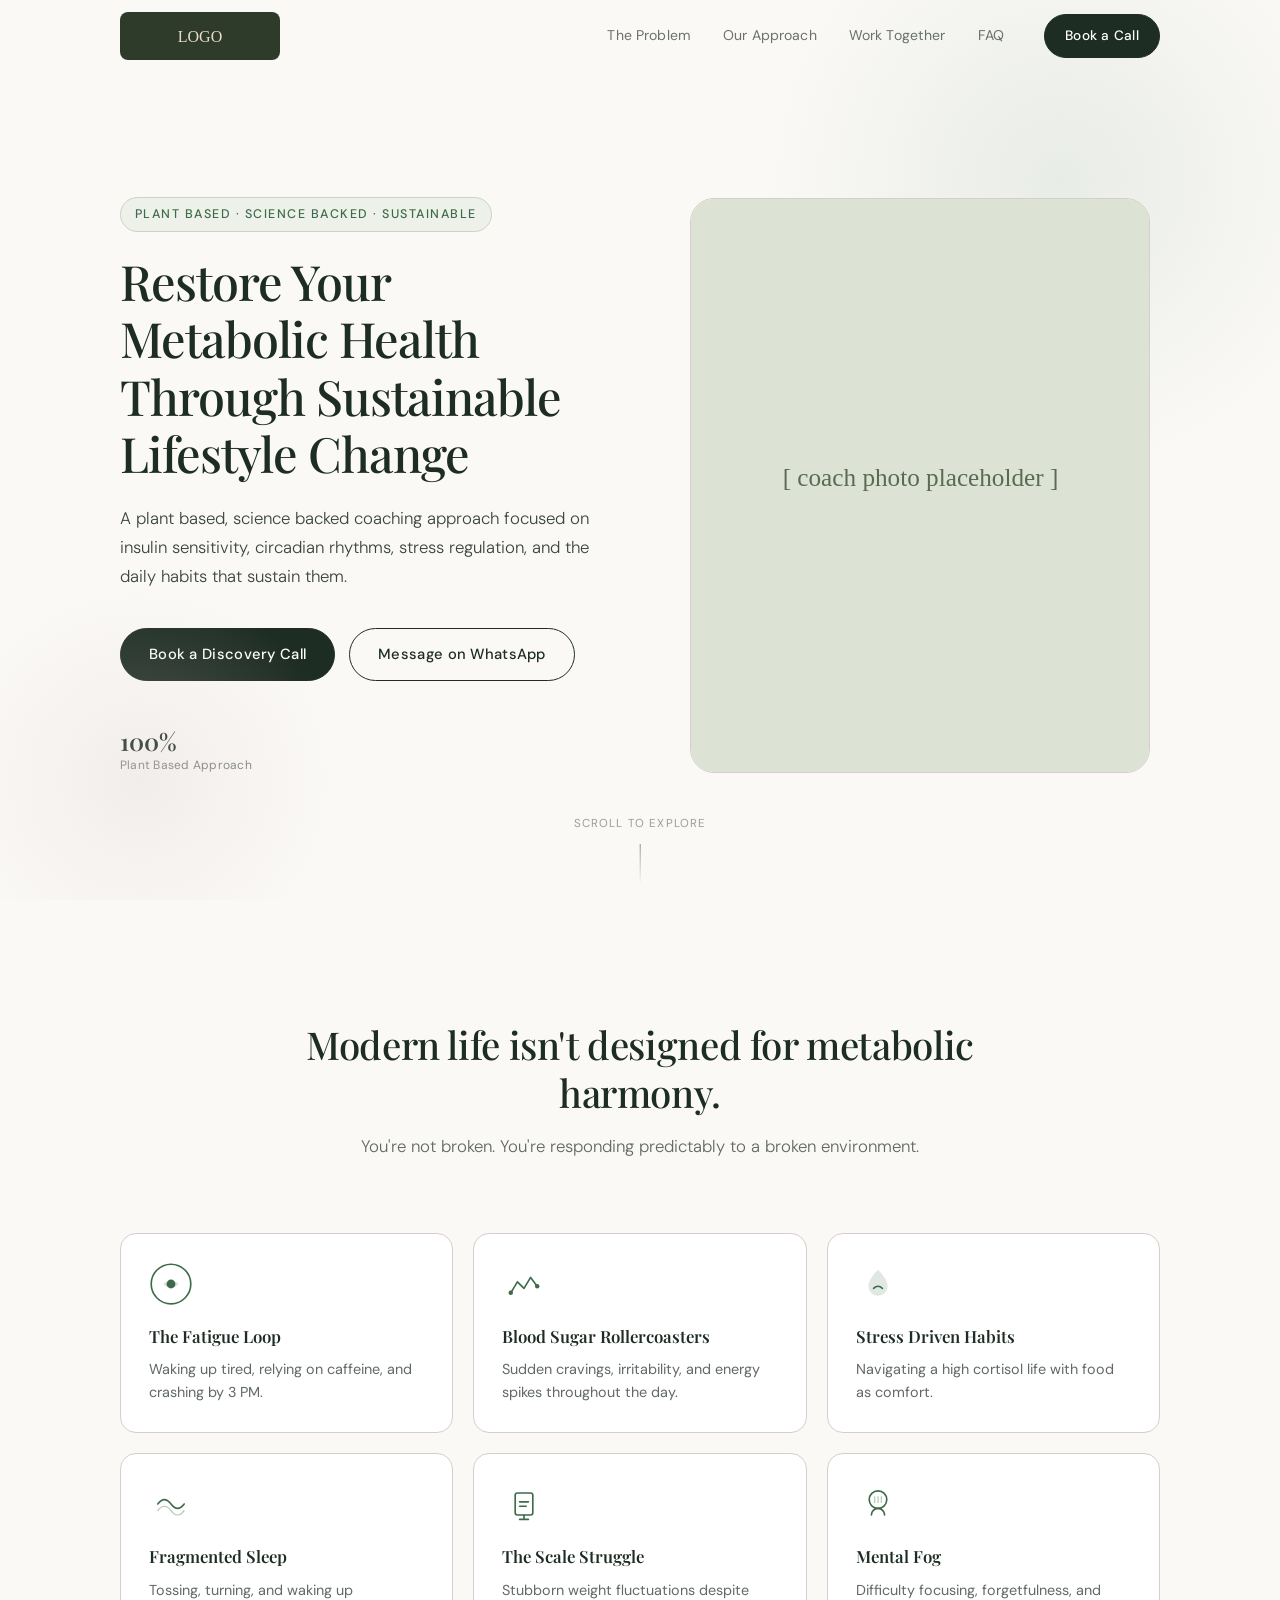
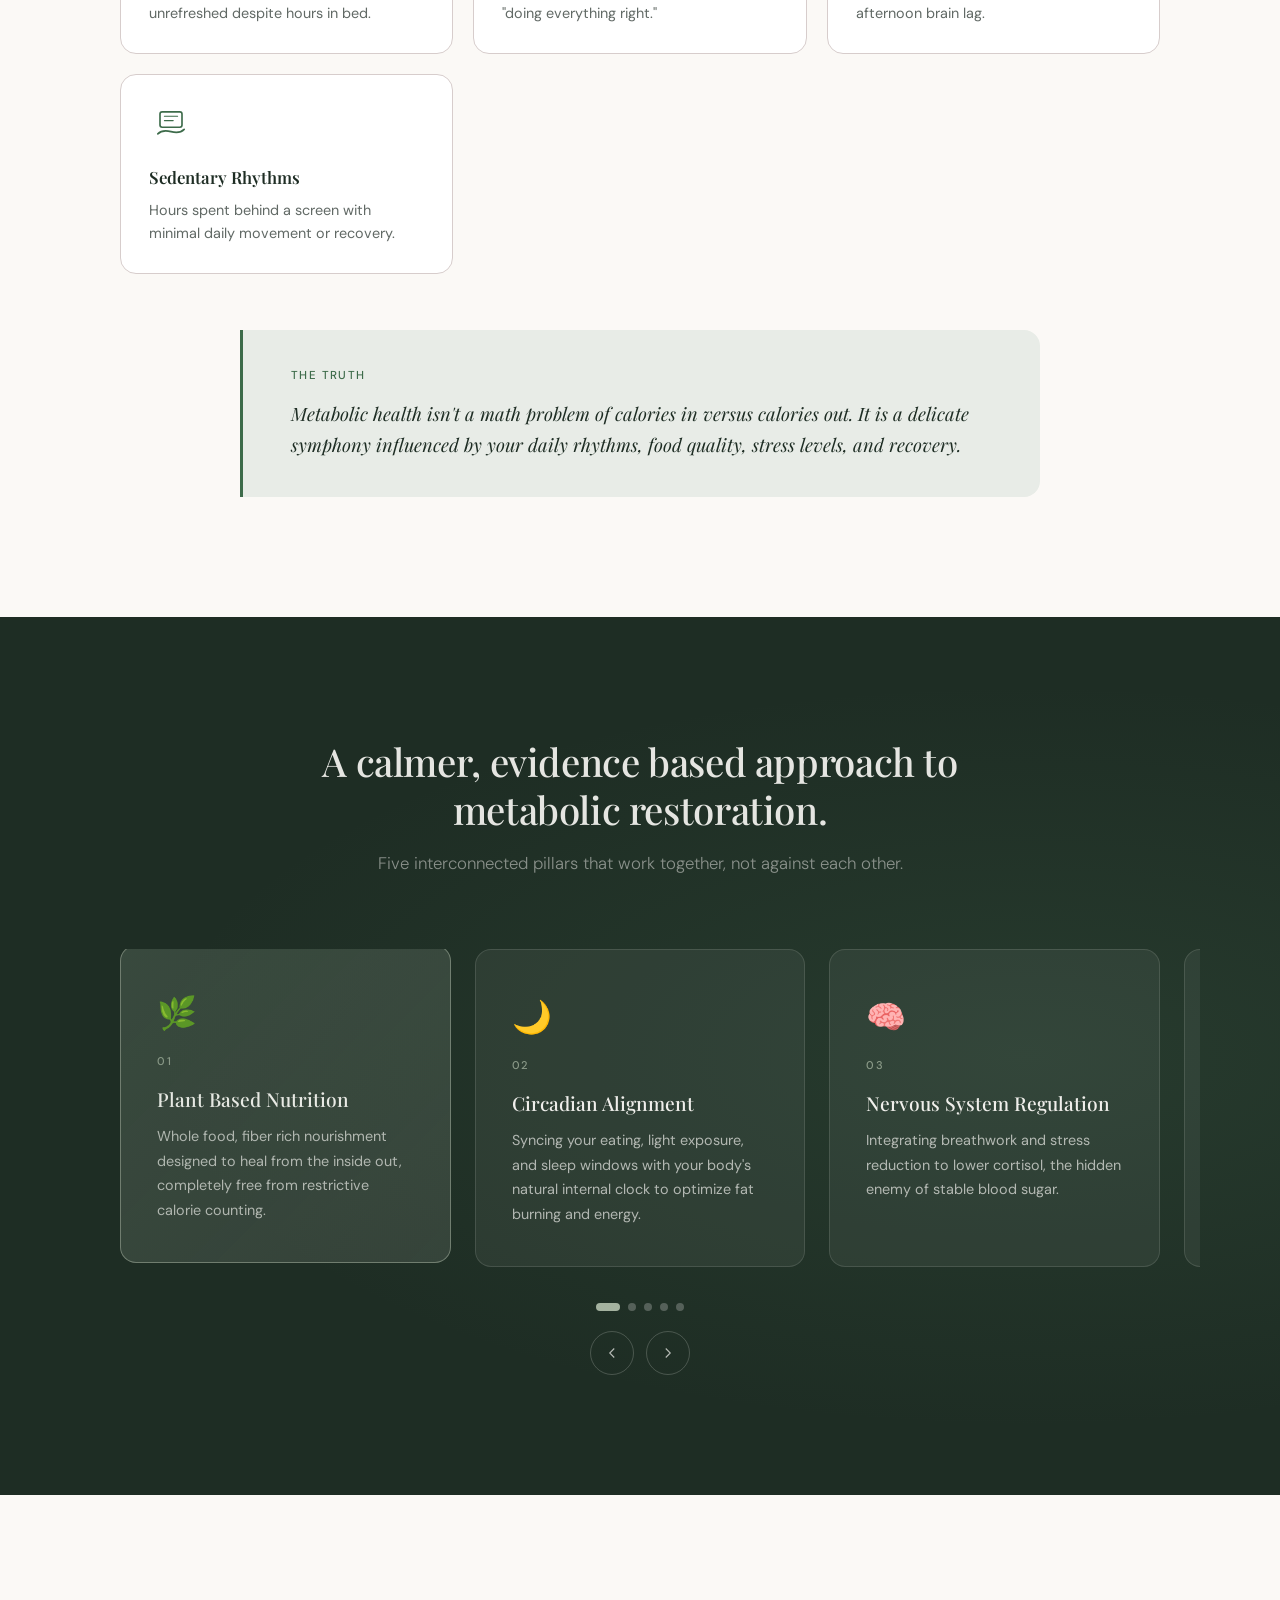
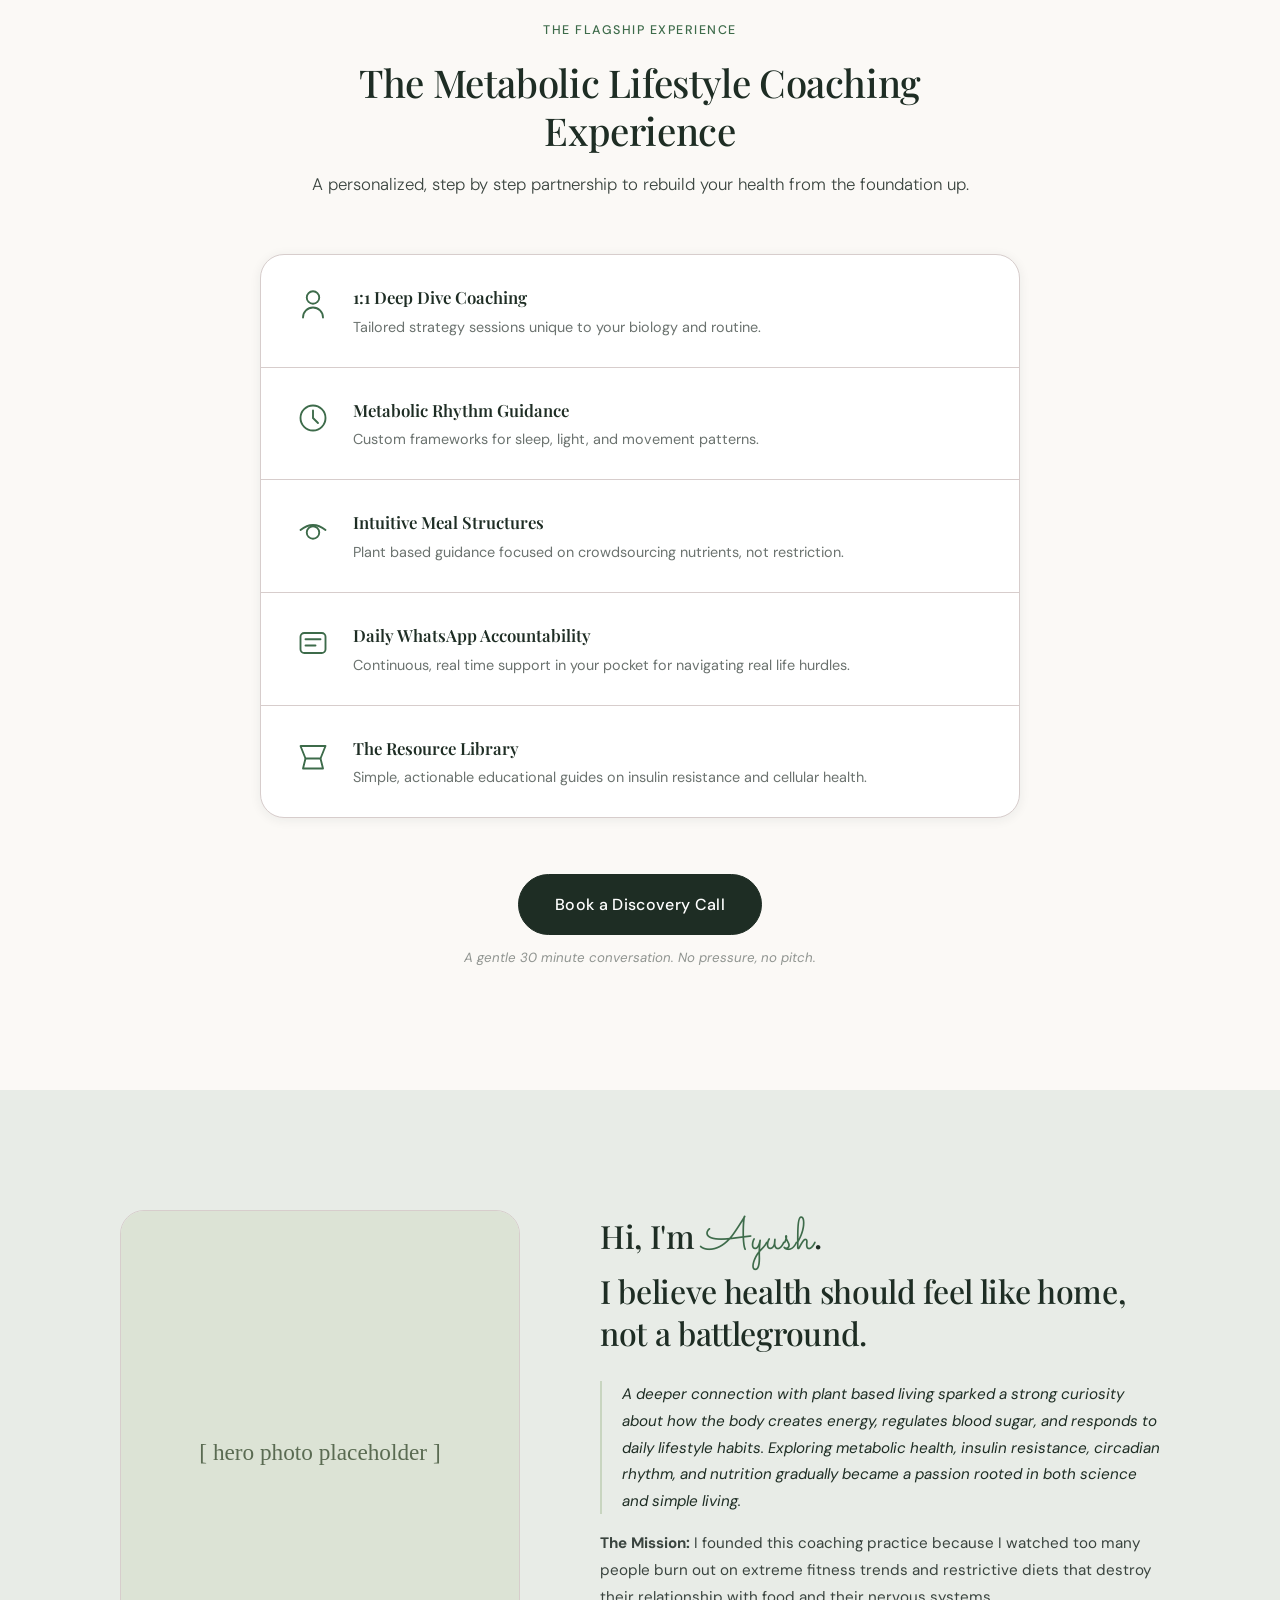
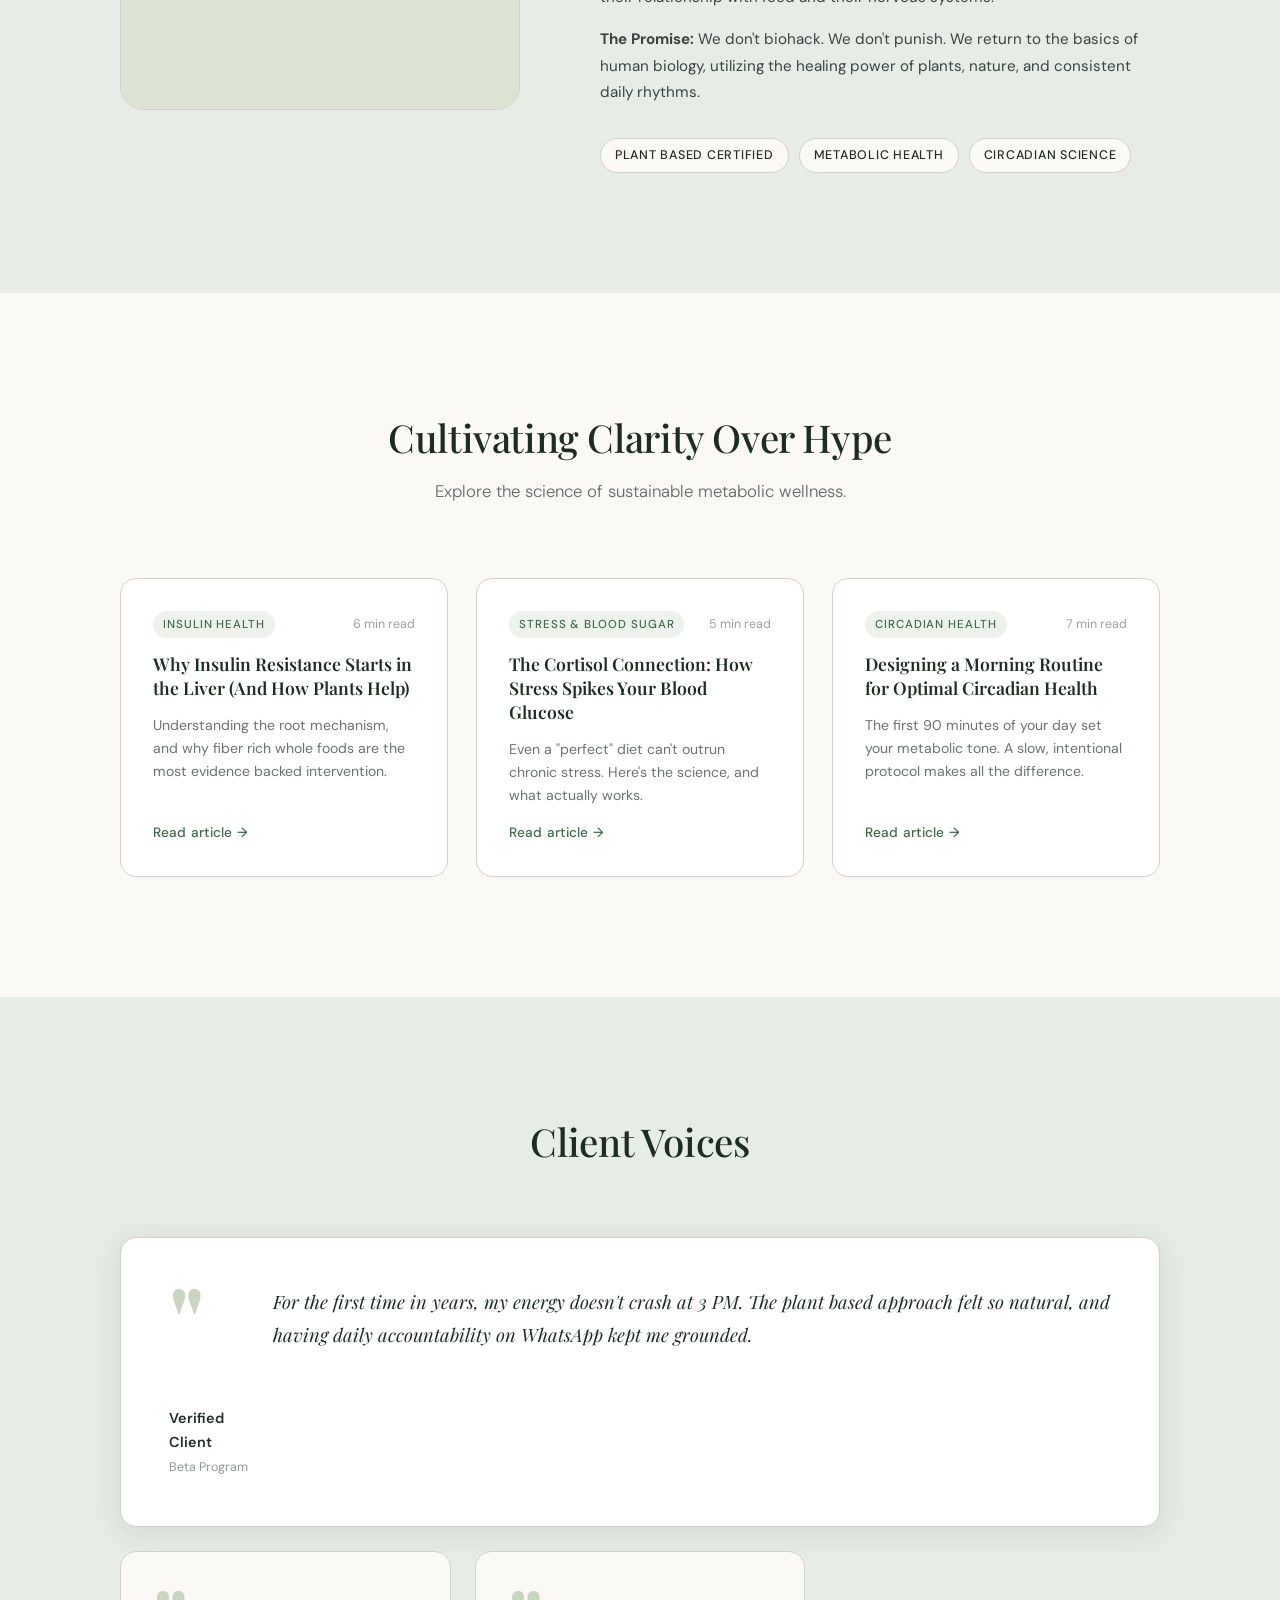
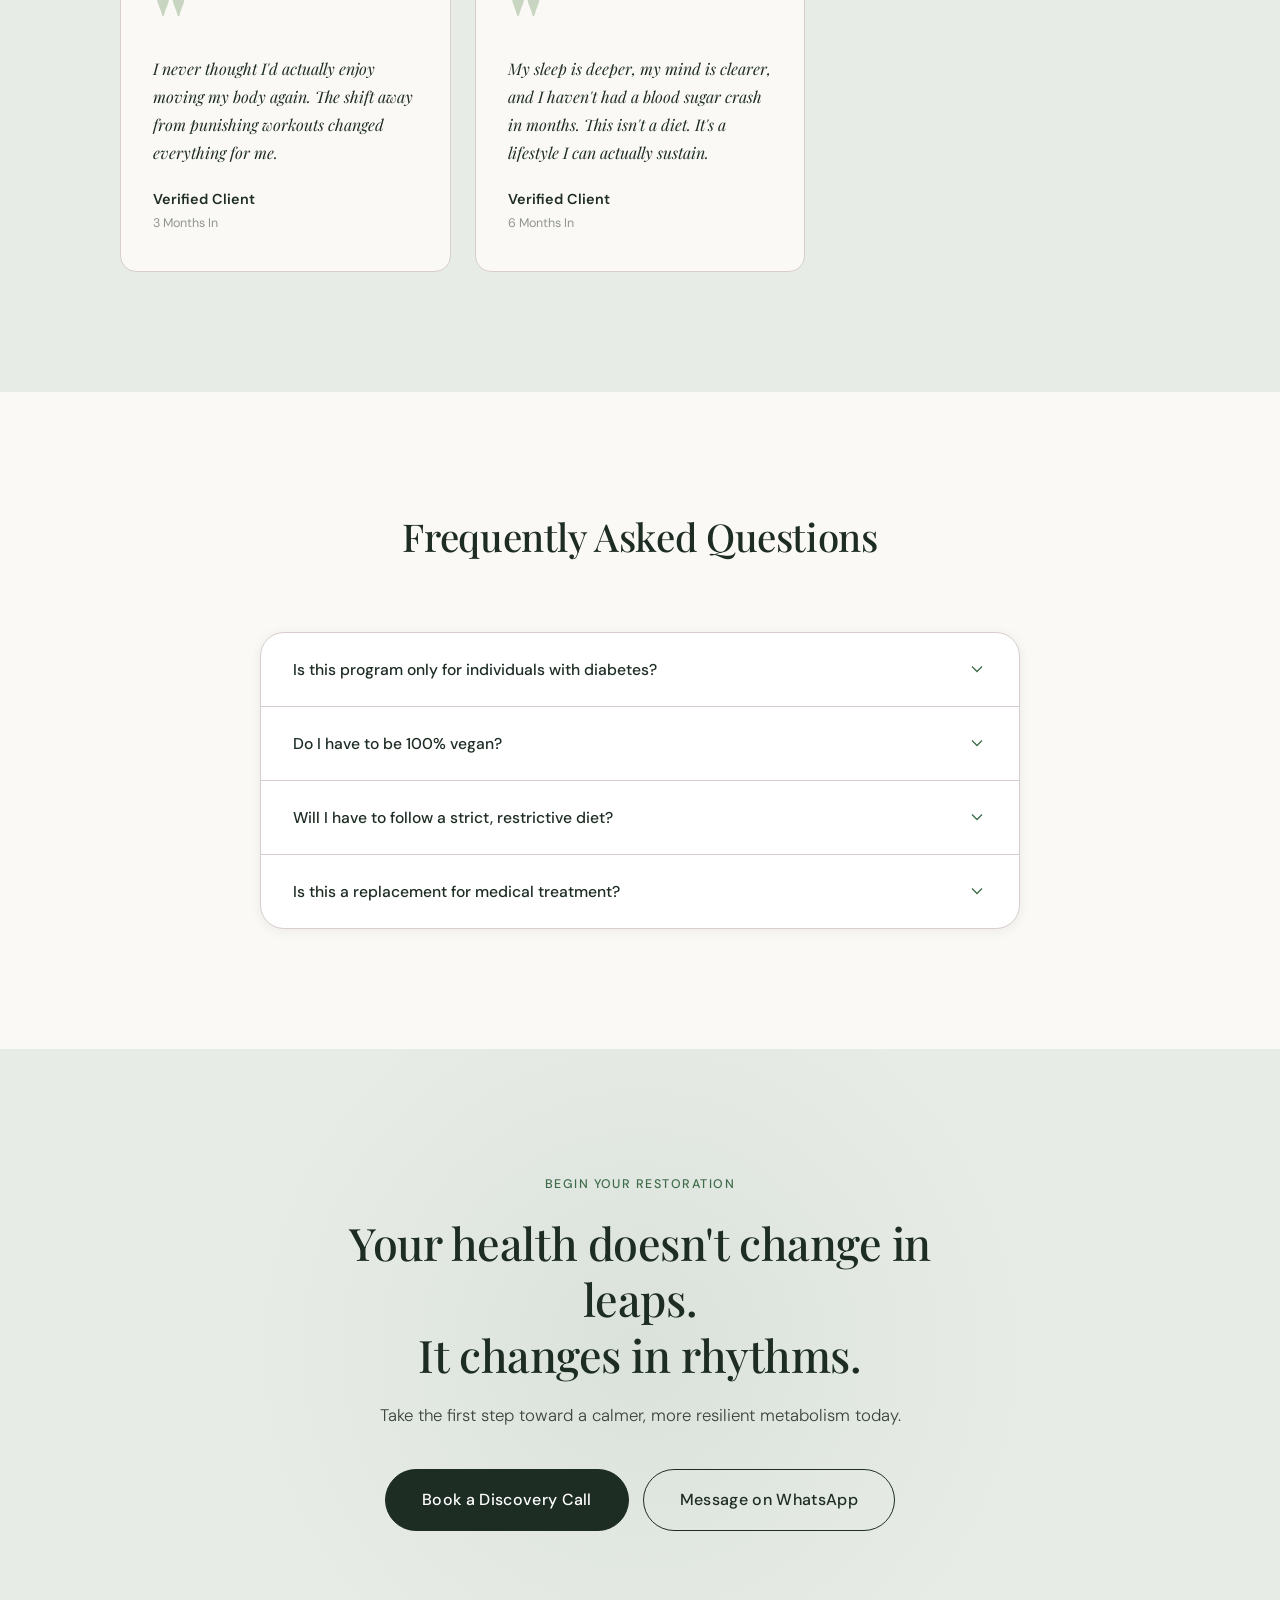
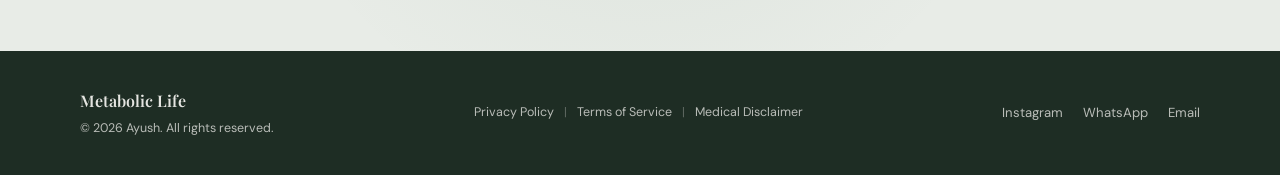
<file: index.html>
<!DOCTYPE html>
<html lang="en">
<head>
  <meta charset="UTF-8" />
  <meta name="viewport" content="width=device-width, initial-scale=1.0" />
  <title>Ayush | Diabetes Freedom Coach</title>
  <link rel="icon" type="image/png" href="assets/placeholder-logo.svg" />
  <link rel="preconnect" href="https://fonts.googleapis.com" />
  <link rel="preconnect" href="https://fonts.gstatic.com" crossorigin />
  <link href="https://fonts.googleapis.com/css2?family=Playfair+Display:ital,wght@0,400;0,500;0,600;0,700;1,400;1,500&family=DM+Sans:ital,opsz,wght@0,9..40,300;0,9..40,400;0,9..40,500;1,9..40,300&family=Sacramento&display=swap" rel="stylesheet" />
  <link rel="stylesheet" href="style.css" />
</head>
<body>

  <!-- NAV -->
  <nav class="nav" id="nav">
    <div class="nav__inner">
      <a href="#" class="nav__logo">
        <img src="assets/placeholder-logo.svg" alt="Ayush, Diabetes Freedom Coach" class="nav__logo-img" />
      </a>
      <div class="nav__links">
        <a href="#problem">The Problem</a>
        <a href="#philosophy">Our Approach</a>
        <a href="#offer">Work Together</a>
        <a href="#faq">FAQ</a>
      </div>
      <a href="https://example-coaching.com/book" target="_blank" class="btn btn--primary btn--sm">Book a Call</a>
    </div>
  </nav>

  <!-- SECTION 1: HERO -->
  <section class="hero" id="home">
    <div class="hero__grid">
      <div class="hero__content fade-up">
        <span class="hero__eyebrow">Plant Based · Science Backed · Sustainable</span>
        <h1 class="hero__headline">Restore Your Metabolic Health Through Sustainable Lifestyle Change</h1>
        <p class="hero__sub">A plant based, science backed coaching approach focused on insulin sensitivity, circadian rhythms, stress regulation, and the daily habits that sustain them.</p>
        <div class="hero__actions">
          <a href="https://example-coaching.com/book" target="_blank" class="btn btn--primary">Book a Discovery Call</a>
          <a href="https://wa.me/15550100100" class="btn btn--outline">Message on WhatsApp</a>
        </div>
        <div class="hero__trust">
          <div class="hero__trust-item">
            <span class="hero__trust-num">100%</span>
            <span class="hero__trust-label">Plant Based Approach</span>
          </div>
        </div>
      </div>
      <div class="hero__image-wrap fade-up fade-up--delay">
        <div class="hero__image-frame">
          <div class="hero__image-placeholder">
            <img src="assets/placeholder-about.svg" alt="Ayush" class="hero__photo" />
          </div>
        </div>
      </div>
    </div>
    <div class="hero__scroll-hint">
      <span>Scroll to explore</span>
      <div class="hero__scroll-line"></div>
    </div>
  </section>

  <!-- SECTION 2: THE PROBLEM -->
  <section class="problem" id="problem">
    <div class="container">
      <div class="section-header fade-up">
        <h2 class="section-title">Modern life isn't designed for metabolic harmony.</h2>
        <p class="section-sub">You're not broken. You're responding predictably to a broken environment.</p>
      </div>
      <div class="problem__grid fade-up">
        <div class="problem__card">
          <div class="problem__icon">
            <svg viewBox="0 0 40 40" fill="none"><circle cx="20" cy="20" r="18" stroke="currentColor" stroke-width="1.5"/><path d="M13 20 Q20 13 27 20 Q20 27 13 20Z" fill="currentColor" opacity="0.2"/><circle cx="20" cy="20" r="4" fill="currentColor"/></svg>
          </div>
          <h3>The Fatigue Loop</h3>
          <p>Waking up tired, relying on caffeine, and crashing by 3 PM.</p>
        </div>
        <div class="problem__card">
          <div class="problem__icon">
            <svg viewBox="0 0 40 40" fill="none"><path d="M8 28 L14 18 L20 24 L26 14 L32 22" stroke="currentColor" stroke-width="1.5" stroke-linecap="round" stroke-linejoin="round"/><circle cx="8" cy="28" r="2" fill="currentColor"/><circle cx="32" cy="22" r="2" fill="currentColor"/></svg>
          </div>
          <h3>Blood Sugar Rollercoasters</h3>
          <p>Sudden cravings, irritability, and energy spikes throughout the day.</p>
        </div>
        <div class="problem__card">
          <div class="problem__icon">
            <svg viewBox="0 0 40 40" fill="none"><path d="M20 8 C20 8 28 16 28 22 C28 26.4 24.4 30 20 30 C15.6 30 12 26.4 12 22 C12 16 20 8 20 8Z" stroke="currentColor" stroke-width="1.5" fill="currentColor" opacity="0.15"/><path d="M16 24 Q20 20 24 24" stroke="currentColor" stroke-width="1.5" stroke-linecap="round"/></svg>
          </div>
          <h3>Stress Driven Habits</h3>
          <p>Navigating a high cortisol life with food as comfort.</p>
        </div>
        <div class="problem__card">
          <div class="problem__icon">
            <svg viewBox="0 0 40 40" fill="none"><path d="M8 20 Q14 12 20 20 Q26 28 32 20" stroke="currentColor" stroke-width="1.5" stroke-linecap="round"/><path d="M8 26 Q14 18 20 26 Q26 34 32 26" stroke="currentColor" stroke-width="1" stroke-linecap="round" opacity="0.4"/></svg>
          </div>
          <h3>Fragmented Sleep</h3>
          <p>Tossing, turning, and waking up unrefreshed despite hours in bed.</p>
        </div>
        <div class="problem__card">
          <div class="problem__icon">
            <svg viewBox="0 0 40 40" fill="none"><rect x="12" y="10" width="16" height="20" rx="2" stroke="currentColor" stroke-width="1.5"/><path d="M16 18 L24 18 M16 22 L22 22" stroke="currentColor" stroke-width="1.5" stroke-linecap="round"/><path d="M20 30 L20 34 M16 34 L24 34" stroke="currentColor" stroke-width="1.5" stroke-linecap="round"/></svg>
          </div>
          <h3>The Scale Struggle</h3>
          <p>Stubborn weight fluctuations despite "doing everything right."</p>
        </div>
        <div class="problem__card">
          <div class="problem__icon">
            <svg viewBox="0 0 40 40" fill="none"><circle cx="20" cy="16" r="8" stroke="currentColor" stroke-width="1.5"/><path d="M14 30 C14 26.7 16.7 24 20 24 C23.3 24 26 26.7 26 30" stroke="currentColor" stroke-width="1.5" stroke-linecap="round"/><path d="M17 13 L17 19 M20 13 L20 19 M23 13 L23 19" stroke="currentColor" stroke-width="1" opacity="0.4"/></svg>
          </div>
          <h3>Mental Fog</h3>
          <p>Difficulty focusing, forgetfulness, and afternoon brain lag.</p>
        </div>
        <div class="problem__card">
          <div class="problem__icon">
            <svg viewBox="0 0 40 40" fill="none"><rect x="10" y="8" width="20" height="14" rx="2" stroke="currentColor" stroke-width="1.5"/><path d="M14 12 L26 12 M14 16 L22 16" stroke="currentColor" stroke-width="1" stroke-linecap="round"/><path d="M8 28 Q12 24 20 26 Q28 28 32 24" stroke="currentColor" stroke-width="1.5" stroke-linecap="round" fill="none"/></svg>
          </div>
          <h3>Sedentary Rhythms</h3>
          <p>Hours spent behind a screen with minimal daily movement or recovery.</p>
        </div>
      </div>
      <div class="problem__truth fade-up">
        <div class="problem__truth-inner">
          <span class="problem__truth-label">The Truth</span>
          <p>Metabolic health isn't a math problem of calories in versus calories out. It is a delicate symphony influenced by your daily rhythms, food quality, stress levels, and recovery.</p>
        </div>
      </div>
    </div>
  </section>

  <!-- SECTION 3: PHILOSOPHY PILLARS -->
  <section class="pillars" id="philosophy">
    <div class="container">
      <div class="section-header fade-up">
        <h2 class="section-title">A calmer, evidence based approach to metabolic restoration.</h2>
        <p class="section-sub">Five interconnected pillars that work together, not against each other.</p>
      </div>
      <div class="pillars__slider fade-up" id="pillarsSlider">
        <div class="pillars__track" id="pillarsTrack">
          <div class="pillars__card pillars__card--active">
            <div class="pillars__card-icon">🌿</div>
            <div class="pillars__card-num">01</div>
            <h3>Plant Based Nutrition</h3>
            <p>Whole food, fiber rich nourishment designed to heal from the inside out, completely free from restrictive calorie counting.</p>
          </div>
          <div class="pillars__card">
            <div class="pillars__card-icon">🌙</div>
            <div class="pillars__card-num">02</div>
            <h3>Circadian Alignment</h3>
            <p>Syncing your eating, light exposure, and sleep windows with your body's natural internal clock to optimize fat burning and energy.</p>
          </div>
          <div class="pillars__card">
            <div class="pillars__card-icon">🧠</div>
            <div class="pillars__card-num">03</div>
            <h3>Nervous System Regulation</h3>
            <p>Integrating breathwork and stress reduction to lower cortisol, the hidden enemy of stable blood sugar.</p>
          </div>
          <div class="pillars__card">
            <div class="pillars__card-icon">🚶</div>
            <div class="pillars__card-num">04</div>
            <h3>Sustainable Movement</h3>
            <p>Shifting away from grueling workouts toward joyful daily mobility, walking, and functional activity.</p>
          </div>
          <div class="pillars__card">
            <div class="pillars__card-icon">🔄</div>
            <div class="pillars__card-num">05</div>
            <h3>Lifestyle Consistency</h3>
            <p>Building tiny, frictionless daily habits that transform temporary fixes into permanent metabolic flexibility.</p>
          </div>
        </div>
      </div>
      <div class="pillars__dots" id="pillarsDots">
        <button class="pillars__dot pillars__dot--active" data-index="0"></button>
        <button class="pillars__dot" data-index="1"></button>
        <button class="pillars__dot" data-index="2"></button>
        <button class="pillars__dot" data-index="3"></button>
        <button class="pillars__dot" data-index="4"></button>
      </div>
      <div class="pillars__nav">
        <button class="pillars__btn" id="pillarsPrev" aria-label="Previous pillar">
          <svg viewBox="0 0 24 24" fill="none" stroke="currentColor" stroke-width="1.5"><path d="M15 18l-6-6 6-6"/></svg>
        </button>
        <button class="pillars__btn" id="pillarsNext" aria-label="Next pillar">
          <svg viewBox="0 0 24 24" fill="none" stroke="currentColor" stroke-width="1.5"><path d="M9 18l6-6-6-6"/></svg>
        </button>
      </div>
    </div>
  </section>

  <!-- SECTION 4: THE OFFER -->
  <section class="offer" id="offer">
    <div class="container">
      <div class="offer__wrap fade-up">
        <div class="offer__header">
          <span class="offer__eyebrow">The Flagship Experience</span>
          <h2 class="offer__title">The Metabolic Lifestyle Coaching Experience</h2>
          <p class="offer__sub">A personalized, step by step partnership to rebuild your health from the foundation up.</p>
        </div>
        <div class="offer__items">
          <div class="offer__item">
            <div class="offer__item-icon">
              <svg viewBox="0 0 32 32" fill="none"><circle cx="16" cy="10" r="5" stroke="currentColor" stroke-width="1.5"/><path d="M8 26C8 21.6 11.6 18 16 18C20.4 18 24 21.6 24 26" stroke="currentColor" stroke-width="1.5" stroke-linecap="round"/></svg>
            </div>
            <div>
              <h4>1:1 Deep Dive Coaching</h4>
              <p>Tailored strategy sessions unique to your biology and routine.</p>
            </div>
          </div>
          <div class="offer__item">
            <div class="offer__item-icon">
              <svg viewBox="0 0 32 32" fill="none"><circle cx="16" cy="16" r="10" stroke="currentColor" stroke-width="1.5"/><path d="M16 10 L16 16 L20 20" stroke="currentColor" stroke-width="1.5" stroke-linecap="round"/></svg>
            </div>
            <div>
              <h4>Metabolic Rhythm Guidance</h4>
              <p>Custom frameworks for sleep, light, and movement patterns.</p>
            </div>
          </div>
          <div class="offer__item">
            <div class="offer__item-icon">
              <svg viewBox="0 0 32 32" fill="none"><path d="M6 16 Q16 8 26 16" stroke="currentColor" stroke-width="1.5" stroke-linecap="round"/><circle cx="16" cy="18" r="5" stroke="currentColor" stroke-width="1.5"/></svg>
            </div>
            <div>
              <h4>Intuitive Meal Structures</h4>
              <p>Plant based guidance focused on crowdsourcing nutrients, not restriction.</p>
            </div>
          </div>
          <div class="offer__item">
            <div class="offer__item-icon">
              <svg viewBox="0 0 32 32" fill="none"><rect x="6" y="8" width="20" height="16" rx="3" stroke="currentColor" stroke-width="1.5"/><path d="M10 13 L22 13 M10 18 L18 18" stroke="currentColor" stroke-width="1.5" stroke-linecap="round"/></svg>
            </div>
            <div>
              <h4>Daily WhatsApp Accountability</h4>
              <p>Continuous, real time support in your pocket for navigating real life hurdles.</p>
            </div>
          </div>
          <div class="offer__item">
            <div class="offer__item-icon">
              <svg viewBox="0 0 32 32" fill="none"><path d="M6 8 L26 8 L22 18 L10 18 Z" stroke="currentColor" stroke-width="1.5" stroke-linejoin="round"/><path d="M10 18 L8 26 L24 26 L22 18" stroke="currentColor" stroke-width="1.5" stroke-linejoin="round"/></svg>
            </div>
            <div>
              <h4>The Resource Library</h4>
              <p>Simple, actionable educational guides on insulin resistance and cellular health.</p>
            </div>
          </div>
        </div>
        <div class="offer__cta">
          <a href="https://example-coaching.com/book" target="_blank" class="btn btn--primary btn--lg">Book a Discovery Call</a>
          <p class="offer__cta-note">A gentle 30 minute conversation. No pressure, no pitch.</p>
        </div>
      </div>
    </div>
  </section>

  <!-- SECTION 5: ABOUT -->
  <section class="about" id="about">
    <div class="container">
      <div class="about__grid fade-up">
        <div class="about__image-col">
          <div class="about__image-frame">
            <div class="about__image-placeholder">
              <img src="assets/placeholder-hero.svg" alt="About photo" class="about__photo" />
            </div>
          </div>
        </div>
        <div class="about__content-col">
          <h2>Hi, I'm <span class="about__name">Ayush</span>.<br/>I believe health should feel like home, not a battleground.</h2>
          <div class="about__body">
            <p class="about__hook">A deeper connection with plant based living sparked a strong curiosity about how the body creates energy, regulates blood sugar, and responds to daily lifestyle habits. Exploring metabolic health, insulin resistance, circadian rhythm, and nutrition gradually became a passion rooted in both science and simple living.</p>
            <p><strong>The Mission:</strong> I founded this coaching practice because I watched too many people burn out on extreme fitness trends and restrictive diets that destroy their relationship with food and their nervous systems.</p>
            <p><strong>The Promise:</strong> We don't biohack. We don't punish. We return to the basics of human biology, utilizing the healing power of plants, nature, and consistent daily rhythms.</p>
          </div>
          <div class="about__badges">
            <span>Plant Based Certified</span>
            <span>Metabolic Health</span>
            <span>Circadian Science</span>
          </div>
        </div>
      </div>
    </div>
  </section>

  <!-- SECTION 6: EDUCATIONAL INSIGHTS -->
  <section class="insights" id="insights">
    <div class="container">
      <div class="section-header fade-up">
        <h2 class="section-title">Cultivating Clarity Over Hype</h2>
        <p class="section-sub">Explore the science of sustainable metabolic wellness.</p>
      </div>
      <div class="insights__grid fade-up">
        <article class="insights__card">
          <div class="insights__card-meta">
            <span class="insights__tag">Insulin Health</span>
            <span class="insights__read">6 min read</span>
          </div>
          <h3>Why Insulin Resistance Starts in the Liver (And How Plants Help)</h3>
          <p>Understanding the root mechanism, and why fiber rich whole foods are the most evidence backed intervention.</p>
          <a href="article-insulin-resistance.html" class="insights__link">Read article →</a>
        </article>
        <article class="insights__card">
          <div class="insights__card-meta">
            <span class="insights__tag">Stress & Blood Sugar</span>
            <span class="insights__read">5 min read</span>
          </div>
          <h3>The Cortisol Connection: How Stress Spikes Your Blood Glucose</h3>
          <p>Even a "perfect" diet can't outrun chronic stress. Here's the science, and what actually works.</p>
          <a href="article-cortisol-blood-sugar.html" class="insights__link">Read article →</a>
        </article>
        <article class="insights__card">
          <div class="insights__card-meta">
            <span class="insights__tag">Circadian Health</span>
            <span class="insights__read">7 min read</span>
          </div>
          <h3>Designing a Morning Routine for Optimal Circadian Health</h3>
          <p>The first 90 minutes of your day set your metabolic tone. A slow, intentional protocol makes all the difference.</p>
          <a href="article-morning-routine.html" class="insights__link">Read article →</a>
        </article>
      </div>
    </div>
  </section>

  <!-- SECTION 7: TESTIMONIALS -->
  <section class="testimonials" id="testimonials">
    <div class="container">
      <div class="section-header fade-up">
        <h2 class="section-title">Client Voices</h2>
      </div>
      <div class="testimonials__grid fade-up">
        <blockquote class="testimonial__card testimonial__card--featured">
          <div class="testimonial__quote-mark">"</div>
          <p>For the first time in years, my energy doesn't crash at 3 PM. The plant based approach felt so natural, and having daily accountability on WhatsApp kept me grounded.</p>
          <footer>
            <strong>Verified Client</strong>
            <span>Beta Program</span>
          </footer>
        </blockquote>
        <blockquote class="testimonial__card">
          <div class="testimonial__quote-mark">"</div>
          <p>I never thought I'd actually enjoy moving my body again. The shift away from punishing workouts changed everything for me.</p>
          <footer>
            <strong>Verified Client</strong>
            <span>3 Months In</span>
          </footer>
        </blockquote>
        <blockquote class="testimonial__card">
          <div class="testimonial__quote-mark">"</div>
          <p>My sleep is deeper, my mind is clearer, and I haven't had a blood sugar crash in months. This isn't a diet. It's a lifestyle I can actually sustain.</p>
          <footer>
            <strong>Verified Client</strong>
            <span>6 Months In</span>
          </footer>
        </blockquote>
      </div>
    </div>
  </section>

  <!-- SECTION 8: FAQ -->
  <section class="faq" id="faq">
    <div class="container">
      <div class="section-header fade-up">
        <h2 class="section-title">Frequently Asked Questions</h2>
      </div>
      <div class="faq__list fade-up" id="faqList">
        <div class="faq__item">
          <button class="faq__question" aria-expanded="false">
            <span>Is this program only for individuals with diabetes?</span>
            <svg class="faq__chevron" viewBox="0 0 24 24" fill="none" stroke="currentColor" stroke-width="1.5"><path d="M6 9l6 6 6-6"/></svg>
          </button>
          <div class="faq__answer">
            <p>No. This is for anyone experiencing early signs of metabolic dysfunction, such as chronic fatigue, stubborn weight gain, brain fog, and blood sugar instability. We focus on prevention and optimization.</p>
          </div>
        </div>
        <div class="faq__item">
          <button class="faq__question" aria-expanded="false">
            <span>Do I have to be 100% vegan?</span>
            <svg class="faq__chevron" viewBox="0 0 24 24" fill="none" stroke="currentColor" stroke-width="1.5"><path d="M6 9l6 6 6-6"/></svg>
          </button>
          <div class="faq__answer">
            <p>Not necessarily. While my coaching is rooted heavily in the therapeutic benefits of a plant predominant, whole food lifestyle, we meet you exactly where you are to build a sustainable pattern that works for you.</p>
          </div>
        </div>
        <div class="faq__item">
          <button class="faq__question" aria-expanded="false">
            <span>Will I have to follow a strict, restrictive diet?</span>
            <svg class="faq__chevron" viewBox="0 0 24 24" fill="none" stroke="currentColor" stroke-width="1.5"><path d="M6 9l6 6 6-6"/></svg>
          </button>
          <div class="faq__answer">
            <p>Absolutely not. Restriction triggers stress, and stress disrupts metabolic health. We focus on crowding out ultra processed options by adding abundance, color, and fiber to your plate.</p>
          </div>
        </div>
        <div class="faq__item">
          <button class="faq__question" aria-expanded="false">
            <span>Is this a replacement for medical treatment?</span>
            <svg class="faq__chevron" viewBox="0 0 24 24" fill="none" stroke="currentColor" stroke-width="1.5"><path d="M6 9l6 6 6-6"/></svg>
          </button>
          <div class="faq__answer">
            <p>No. This coaching is lifestyle medicine designed to complement your primary healthcare. We focus on habits, environment, nutrition, and routines, not diagnosis or prescription.</p>
          </div>
        </div>
      </div>
    </div>
  </section>

  <!-- SECTION 9: FINAL CTA -->
  <section class="final-cta" id="contact">
    <div class="container">
      <div class="final-cta__inner fade-up">
        <span class="final-cta__eyebrow">Begin Your Restoration</span>
        <h2>Your health doesn't change in leaps.<br/>It changes in rhythms.</h2>
        <p>Take the first step toward a calmer, more resilient metabolism today.</p>
        <div class="final-cta__actions">
          <a href="https://example-coaching.com/book" target="_blank" class="btn btn--primary btn--lg">Book a Discovery Call</a>
          <a href="https://wa.me/15550100100" class="btn btn--outline btn--lg">Message on WhatsApp</a>
        </div>
      </div>
    </div>
  </section>

  <!-- SECTION 10: FOOTER -->
  <footer class="footer">
    <div class="footer__inner">
      <div class="footer__brand">
        <a href="#" class="footer__logo">Metabolic Life</a>
        <p>© 2026 Ayush. All rights reserved.</p>
      </div>
      <div class="footer__center">
        <a href="#">Privacy Policy</a>
        <span>|</span>
        <a href="#">Terms of Service</a>
        <span>|</span>
        <a href="#">Medical Disclaimer</a>
      </div>
      <div class="footer__social">
        <a href="https://instagram.com/example" target="_blank">Instagram</a>
        <a href="https://wa.me/15550100100" target="_blank">WhatsApp</a>
        <a href="mailto:hello@example-coaching.com">Email</a>
      </div>
    </div>
  </footer>

  <script src="script.js"></script>
</body>
</html>
</file>
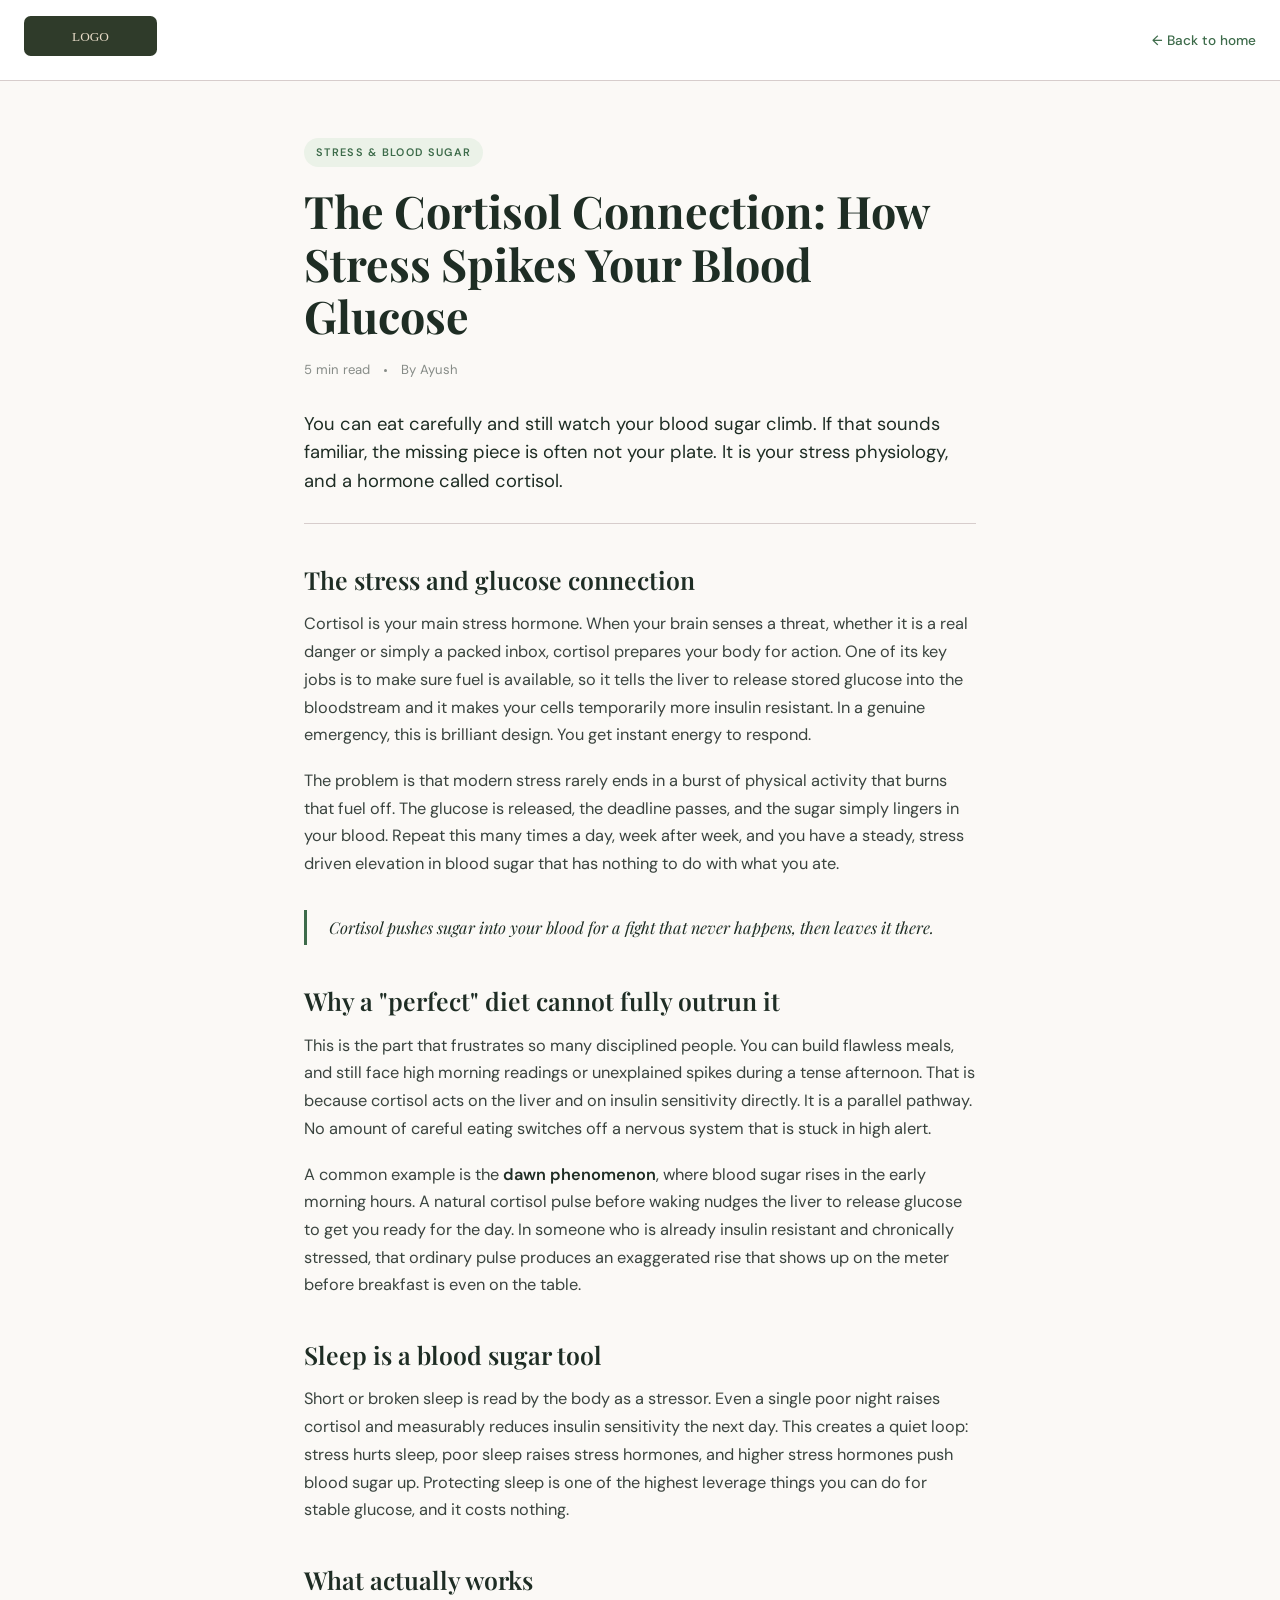
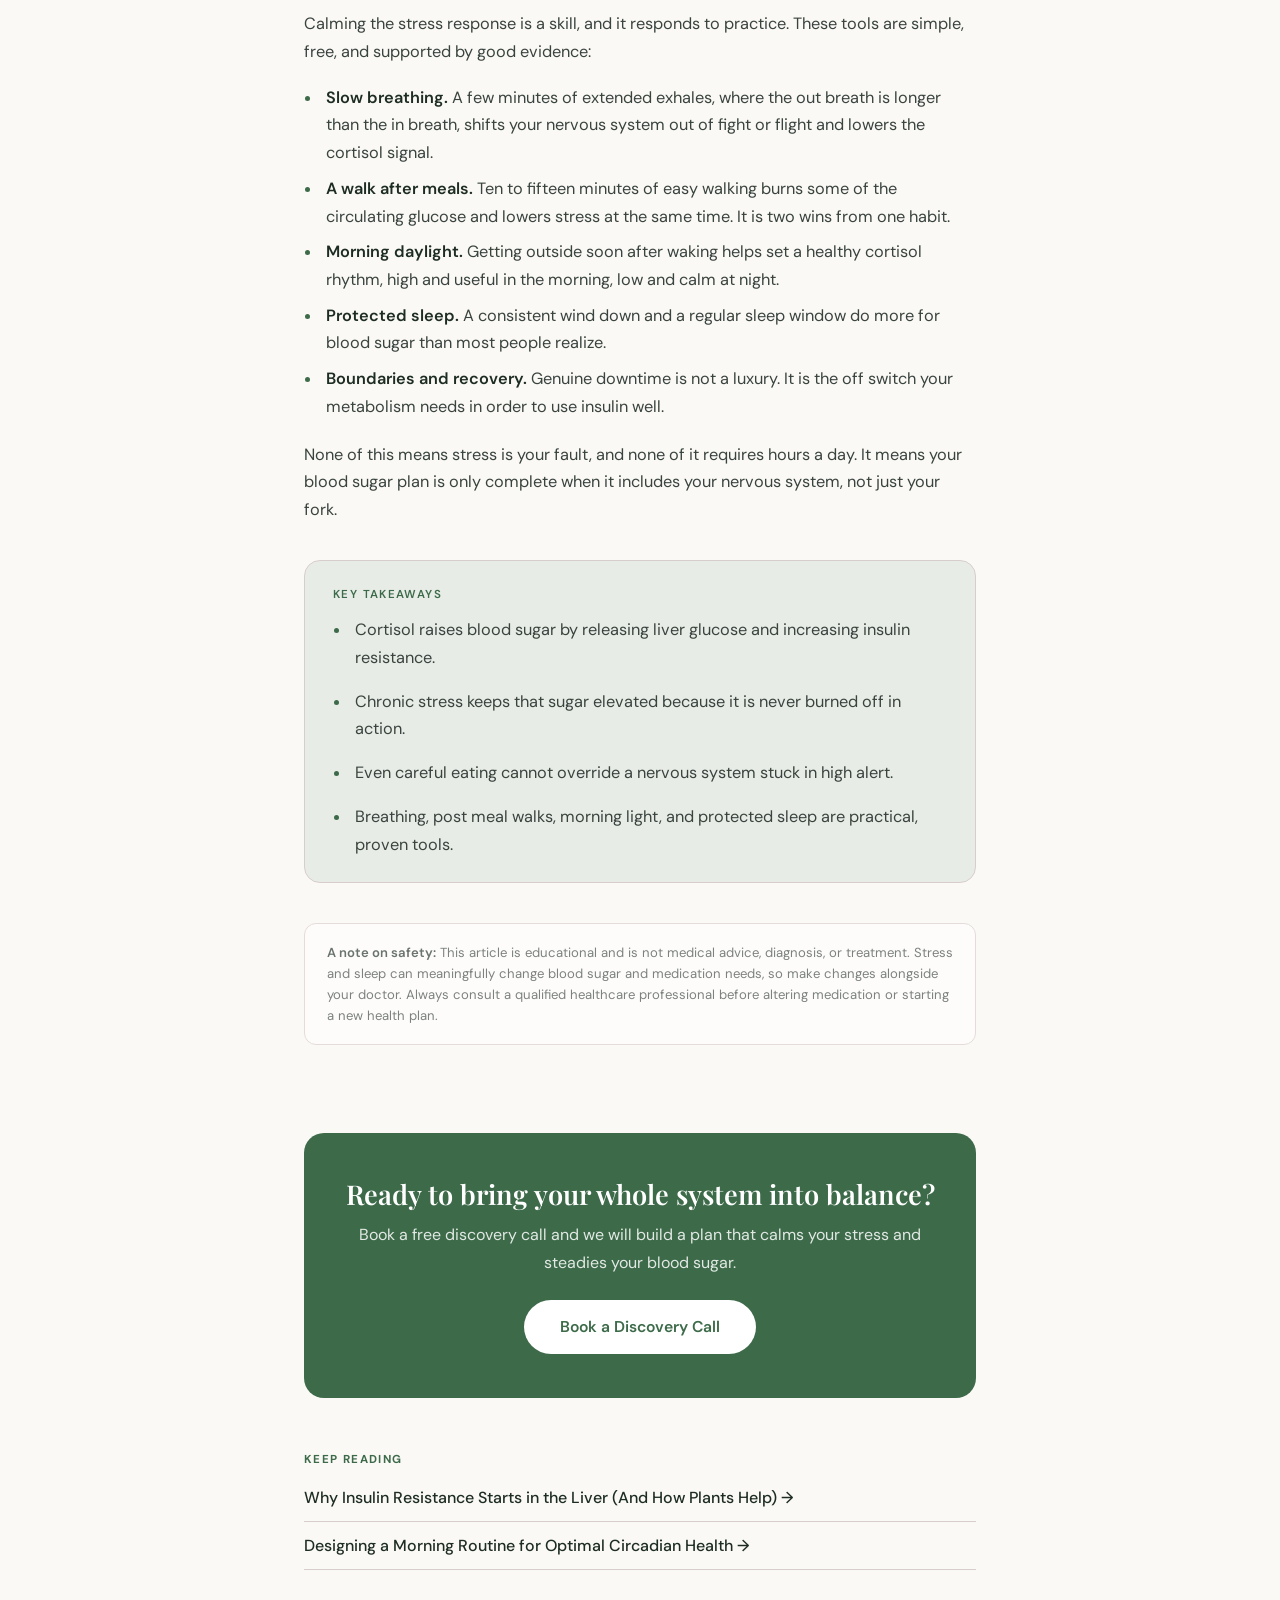
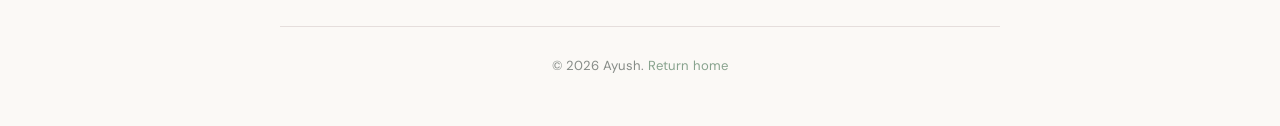
<file: article-cortisol-blood-sugar.html>
<!DOCTYPE html>
<html lang="en">
<head>
  <meta charset="UTF-8" />
  <meta name="viewport" content="width=device-width, initial-scale=1.0" />
  <title>The Cortisol Connection: How Stress Spikes Your Blood Glucose | Ayush</title>
  <meta name="description" content="Why chronic stress raises blood sugar through cortisol, why even a perfect diet cannot fully outrun it, and the nervous system tools that actually help." />
  <link rel="icon" type="image/png" href="assets/placeholder-logo.svg" />
  <link rel="preconnect" href="https://fonts.googleapis.com" />
  <link rel="preconnect" href="https://fonts.gstatic.com" crossorigin />
  <link href="https://fonts.googleapis.com/css2?family=Playfair+Display:ital,wght@0,400;0,500;0,600;0,700;1,400&family=DM+Sans:opsz,wght@9..40,300;9..40,400;9..40,500&display=swap" rel="stylesheet" />
  <link rel="stylesheet" href="article.css" />
</head>
<body>

<div class="top-bar">
  <a href="index.html"><img src="assets/placeholder-logo.svg" alt="Ayush, Diabetes Freedom Coach" /></a>
  <a href="index.html" class="home-link">← Back to home</a>
</div>

<article class="article">
  <span class="article__eyebrow">Stress &amp; Blood Sugar</span>
  <h1 class="article__title">The Cortisol Connection: How Stress Spikes Your Blood Glucose</h1>
  <div class="article__meta">
    <span>5 min read</span>
    <span class="dot"></span>
    <span>By Ayush</span>
  </div>

  <p class="article__dek">You can eat carefully and still watch your blood sugar climb. If that sounds familiar, the missing piece is often not your plate. It is your stress physiology, and a hormone called cortisol.</p>

  <div class="article__body">
    <h2>The stress and glucose connection</h2>
    <p>Cortisol is your main stress hormone. When your brain senses a threat, whether it is a real danger or simply a packed inbox, cortisol prepares your body for action. One of its key jobs is to make sure fuel is available, so it tells the liver to release stored glucose into the bloodstream and it makes your cells temporarily more insulin resistant. In a genuine emergency, this is brilliant design. You get instant energy to respond.</p>
    <p>The problem is that modern stress rarely ends in a burst of physical activity that burns that fuel off. The glucose is released, the deadline passes, and the sugar simply lingers in your blood. Repeat this many times a day, week after week, and you have a steady, stress driven elevation in blood sugar that has nothing to do with what you ate.</p>

    <p class="pullquote">Cortisol pushes sugar into your blood for a fight that never happens, then leaves it there.</p>

    <h2>Why a "perfect" diet cannot fully outrun it</h2>
    <p>This is the part that frustrates so many disciplined people. You can build flawless meals, and still face high morning readings or unexplained spikes during a tense afternoon. That is because cortisol acts on the liver and on insulin sensitivity directly. It is a parallel pathway. No amount of careful eating switches off a nervous system that is stuck in high alert.</p>
    <p>A common example is the <strong>dawn phenomenon</strong>, where blood sugar rises in the early morning hours. A natural cortisol pulse before waking nudges the liver to release glucose to get you ready for the day. In someone who is already insulin resistant and chronically stressed, that ordinary pulse produces an exaggerated rise that shows up on the meter before breakfast is even on the table.</p>

    <h2>Sleep is a blood sugar tool</h2>
    <p>Short or broken sleep is read by the body as a stressor. Even a single poor night raises cortisol and measurably reduces insulin sensitivity the next day. This creates a quiet loop: stress hurts sleep, poor sleep raises stress hormones, and higher stress hormones push blood sugar up. Protecting sleep is one of the highest leverage things you can do for stable glucose, and it costs nothing.</p>

    <h2>What actually works</h2>
    <p>Calming the stress response is a skill, and it responds to practice. These tools are simple, free, and supported by good evidence:</p>
    <ul>
      <li><strong>Slow breathing.</strong> A few minutes of extended exhales, where the out breath is longer than the in breath, shifts your nervous system out of fight or flight and lowers the cortisol signal.</li>
      <li><strong>A walk after meals.</strong> Ten to fifteen minutes of easy walking burns some of the circulating glucose and lowers stress at the same time. It is two wins from one habit.</li>
      <li><strong>Morning daylight.</strong> Getting outside soon after waking helps set a healthy cortisol rhythm, high and useful in the morning, low and calm at night.</li>
      <li><strong>Protected sleep.</strong> A consistent wind down and a regular sleep window do more for blood sugar than most people realize.</li>
      <li><strong>Boundaries and recovery.</strong> Genuine downtime is not a luxury. It is the off switch your metabolism needs in order to use insulin well.</li>
    </ul>
    <p>None of this means stress is your fault, and none of it requires hours a day. It means your blood sugar plan is only complete when it includes your nervous system, not just your fork.</p>

    <div class="takeaways">
      <h3>Key takeaways</h3>
      <ul>
        <li>Cortisol raises blood sugar by releasing liver glucose and increasing insulin resistance.</li>
        <li>Chronic stress keeps that sugar elevated because it is never burned off in action.</li>
        <li>Even careful eating cannot override a nervous system stuck in high alert.</li>
        <li>Breathing, post meal walks, morning light, and protected sleep are practical, proven tools.</li>
      </ul>
    </div>

    <div class="disclaimer">
      <strong>A note on safety:</strong> This article is educational and is not medical advice, diagnosis, or treatment. Stress and sleep can meaningfully change blood sugar and medication needs, so make changes alongside your doctor. Always consult a qualified healthcare professional before altering medication or starting a new health plan.
    </div>
  </div>
</article>

<section class="article-cta">
  <div class="article-cta__inner">
    <h2>Ready to bring your whole system into balance?</h2>
    <p>Book a free discovery call and we will build a plan that calms your stress and steadies your blood sugar.</p>
    <a href="register.html" class="article-cta__btn">Book a Discovery Call</a>
  </div>
</section>

<section class="more">
  <h3>Keep reading</h3>
  <div class="more__links">
    <a href="article-insulin-resistance.html">Why Insulin Resistance Starts in the Liver (And How Plants Help) →</a>
    <a href="article-morning-routine.html">Designing a Morning Routine for Optimal Circadian Health →</a>
  </div>
</section>

<footer class="article-footer">
  © 2026 Ayush. <a href="index.html">Return home</a>
</footer>

</body>
</html>
</file>
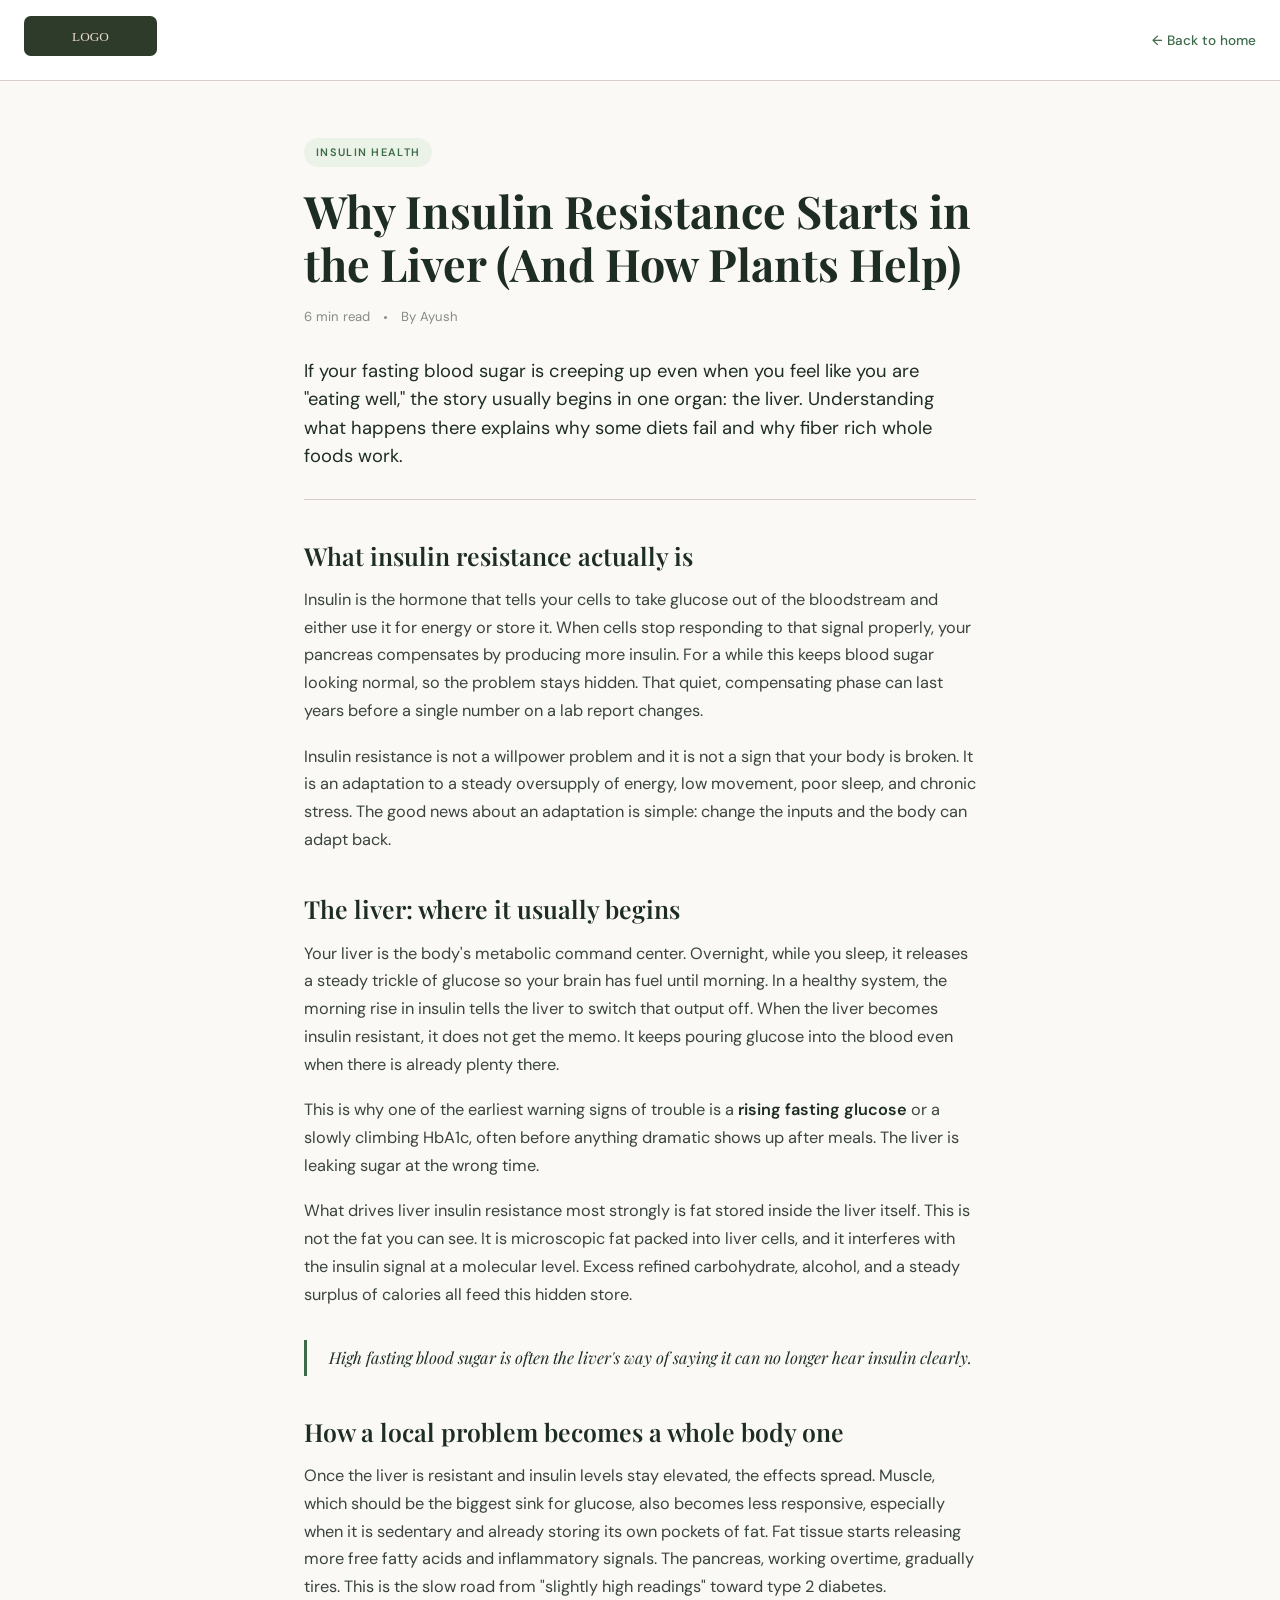
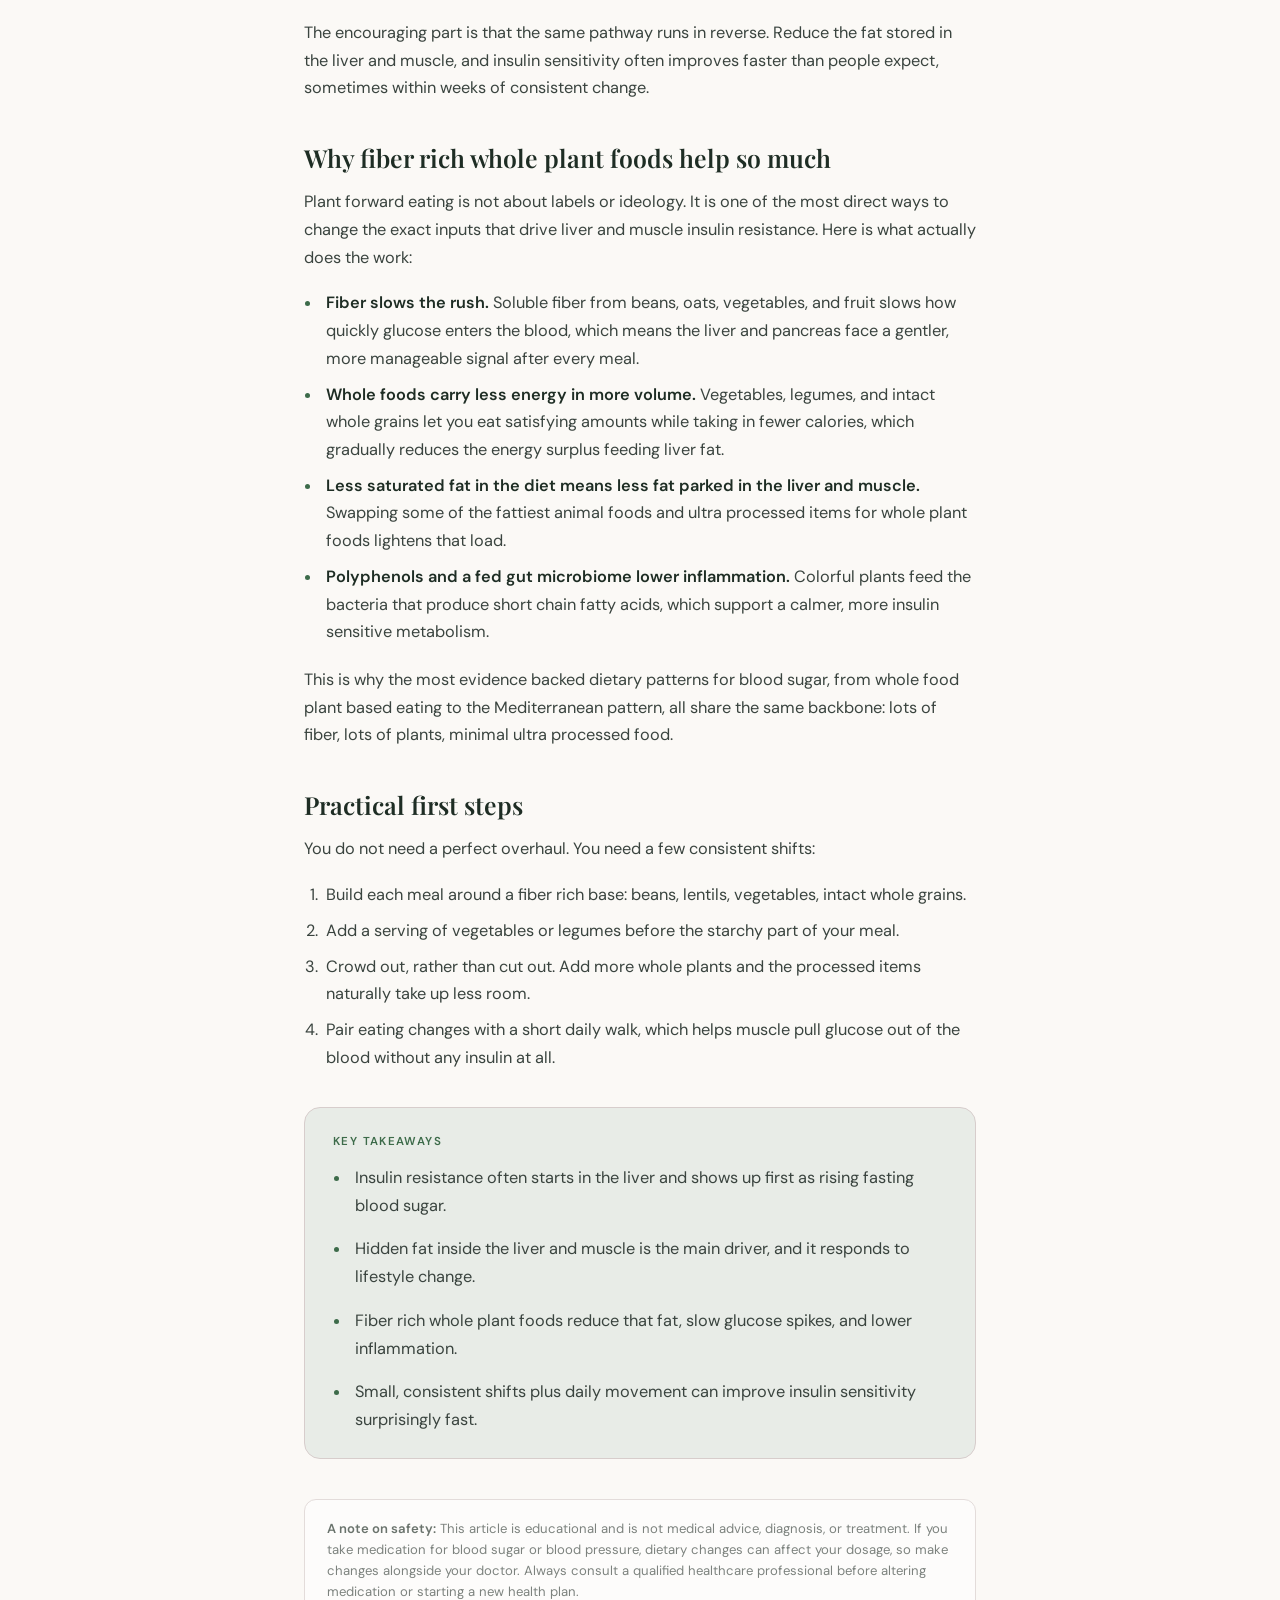
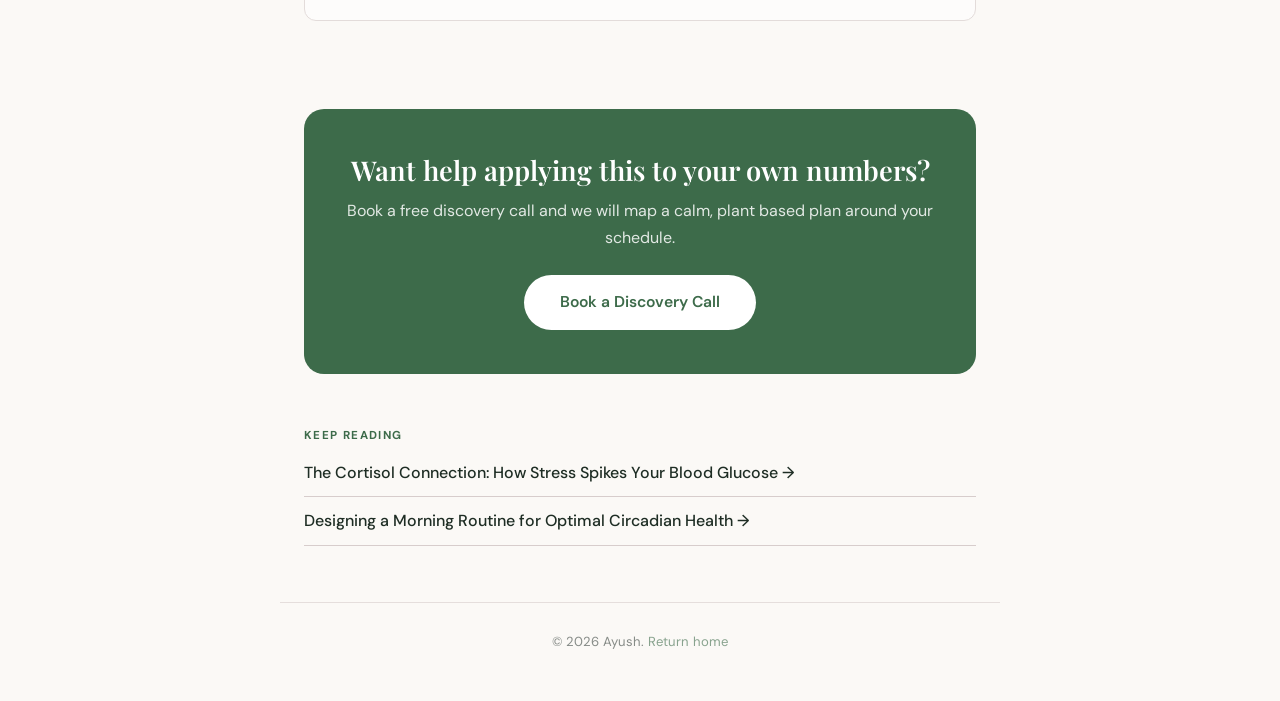
<file: article-insulin-resistance.html>
<!DOCTYPE html>
<html lang="en">
<head>
  <meta charset="UTF-8" />
  <meta name="viewport" content="width=device-width, initial-scale=1.0" />
  <title>Why Insulin Resistance Starts in the Liver | Ayush</title>
  <meta name="description" content="How insulin resistance begins in the liver, why it drives high fasting blood sugar, and why fiber rich whole plant foods are one of the most evidence backed ways to reverse it." />
  <link rel="icon" type="image/png" href="assets/placeholder-logo.svg" />
  <link rel="preconnect" href="https://fonts.googleapis.com" />
  <link rel="preconnect" href="https://fonts.gstatic.com" crossorigin />
  <link href="https://fonts.googleapis.com/css2?family=Playfair+Display:ital,wght@0,400;0,500;0,600;0,700;1,400&family=DM+Sans:opsz,wght@9..40,300;9..40,400;9..40,500&display=swap" rel="stylesheet" />
  <link rel="stylesheet" href="article.css" />
</head>
<body>

<div class="top-bar">
  <a href="index.html"><img src="assets/placeholder-logo.svg" alt="Ayush, Diabetes Freedom Coach" /></a>
  <a href="index.html" class="home-link">← Back to home</a>
</div>

<article class="article">
  <span class="article__eyebrow">Insulin Health</span>
  <h1 class="article__title">Why Insulin Resistance Starts in the Liver (And How Plants Help)</h1>
  <div class="article__meta">
    <span>6 min read</span>
    <span class="dot"></span>
    <span>By Ayush</span>
  </div>

  <p class="article__dek">If your fasting blood sugar is creeping up even when you feel like you are "eating well," the story usually begins in one organ: the liver. Understanding what happens there explains why some diets fail and why fiber rich whole foods work.</p>

  <div class="article__body">
    <h2>What insulin resistance actually is</h2>
    <p>Insulin is the hormone that tells your cells to take glucose out of the bloodstream and either use it for energy or store it. When cells stop responding to that signal properly, your pancreas compensates by producing more insulin. For a while this keeps blood sugar looking normal, so the problem stays hidden. That quiet, compensating phase can last years before a single number on a lab report changes.</p>
    <p>Insulin resistance is not a willpower problem and it is not a sign that your body is broken. It is an adaptation to a steady oversupply of energy, low movement, poor sleep, and chronic stress. The good news about an adaptation is simple: change the inputs and the body can adapt back.</p>

    <h2>The liver: where it usually begins</h2>
    <p>Your liver is the body's metabolic command center. Overnight, while you sleep, it releases a steady trickle of glucose so your brain has fuel until morning. In a healthy system, the morning rise in insulin tells the liver to switch that output off. When the liver becomes insulin resistant, it does not get the memo. It keeps pouring glucose into the blood even when there is already plenty there.</p>
    <p>This is why one of the earliest warning signs of trouble is a <strong>rising fasting glucose</strong> or a slowly climbing HbA1c, often before anything dramatic shows up after meals. The liver is leaking sugar at the wrong time.</p>
    <p>What drives liver insulin resistance most strongly is fat stored inside the liver itself. This is not the fat you can see. It is microscopic fat packed into liver cells, and it interferes with the insulin signal at a molecular level. Excess refined carbohydrate, alcohol, and a steady surplus of calories all feed this hidden store.</p>

    <p class="pullquote">High fasting blood sugar is often the liver's way of saying it can no longer hear insulin clearly.</p>

    <h2>How a local problem becomes a whole body one</h2>
    <p>Once the liver is resistant and insulin levels stay elevated, the effects spread. Muscle, which should be the biggest sink for glucose, also becomes less responsive, especially when it is sedentary and already storing its own pockets of fat. Fat tissue starts releasing more free fatty acids and inflammatory signals. The pancreas, working overtime, gradually tires. This is the slow road from "slightly high readings" toward type 2 diabetes.</p>
    <p>The encouraging part is that the same pathway runs in reverse. Reduce the fat stored in the liver and muscle, and insulin sensitivity often improves faster than people expect, sometimes within weeks of consistent change.</p>

    <h2>Why fiber rich whole plant foods help so much</h2>
    <p>Plant forward eating is not about labels or ideology. It is one of the most direct ways to change the exact inputs that drive liver and muscle insulin resistance. Here is what actually does the work:</p>
    <ul>
      <li><strong>Fiber slows the rush.</strong> Soluble fiber from beans, oats, vegetables, and fruit slows how quickly glucose enters the blood, which means the liver and pancreas face a gentler, more manageable signal after every meal.</li>
      <li><strong>Whole foods carry less energy in more volume.</strong> Vegetables, legumes, and intact whole grains let you eat satisfying amounts while taking in fewer calories, which gradually reduces the energy surplus feeding liver fat.</li>
      <li><strong>Less saturated fat in the diet means less fat parked in the liver and muscle.</strong> Swapping some of the fattiest animal foods and ultra processed items for whole plant foods lightens that load.</li>
      <li><strong>Polyphenols and a fed gut microbiome lower inflammation.</strong> Colorful plants feed the bacteria that produce short chain fatty acids, which support a calmer, more insulin sensitive metabolism.</li>
    </ul>
    <p>This is why the most evidence backed dietary patterns for blood sugar, from whole food plant based eating to the Mediterranean pattern, all share the same backbone: lots of fiber, lots of plants, minimal ultra processed food.</p>

    <h2>Practical first steps</h2>
    <p>You do not need a perfect overhaul. You need a few consistent shifts:</p>
    <ol>
      <li>Build each meal around a fiber rich base: beans, lentils, vegetables, intact whole grains.</li>
      <li>Add a serving of vegetables or legumes before the starchy part of your meal.</li>
      <li>Crowd out, rather than cut out. Add more whole plants and the processed items naturally take up less room.</li>
      <li>Pair eating changes with a short daily walk, which helps muscle pull glucose out of the blood without any insulin at all.</li>
    </ol>

    <div class="takeaways">
      <h3>Key takeaways</h3>
      <ul>
        <li>Insulin resistance often starts in the liver and shows up first as rising fasting blood sugar.</li>
        <li>Hidden fat inside the liver and muscle is the main driver, and it responds to lifestyle change.</li>
        <li>Fiber rich whole plant foods reduce that fat, slow glucose spikes, and lower inflammation.</li>
        <li>Small, consistent shifts plus daily movement can improve insulin sensitivity surprisingly fast.</li>
      </ul>
    </div>

    <div class="disclaimer">
      <strong>A note on safety:</strong> This article is educational and is not medical advice, diagnosis, or treatment. If you take medication for blood sugar or blood pressure, dietary changes can affect your dosage, so make changes alongside your doctor. Always consult a qualified healthcare professional before altering medication or starting a new health plan.
    </div>
  </div>
</article>

<section class="article-cta">
  <div class="article-cta__inner">
    <h2>Want help applying this to your own numbers?</h2>
    <p>Book a free discovery call and we will map a calm, plant based plan around your schedule.</p>
    <a href="register.html" class="article-cta__btn">Book a Discovery Call</a>
  </div>
</section>

<section class="more">
  <h3>Keep reading</h3>
  <div class="more__links">
    <a href="article-cortisol-blood-sugar.html">The Cortisol Connection: How Stress Spikes Your Blood Glucose →</a>
    <a href="article-morning-routine.html">Designing a Morning Routine for Optimal Circadian Health →</a>
  </div>
</section>

<footer class="article-footer">
  © 2026 Ayush. <a href="index.html">Return home</a>
</footer>

</body>
</html>
</file>
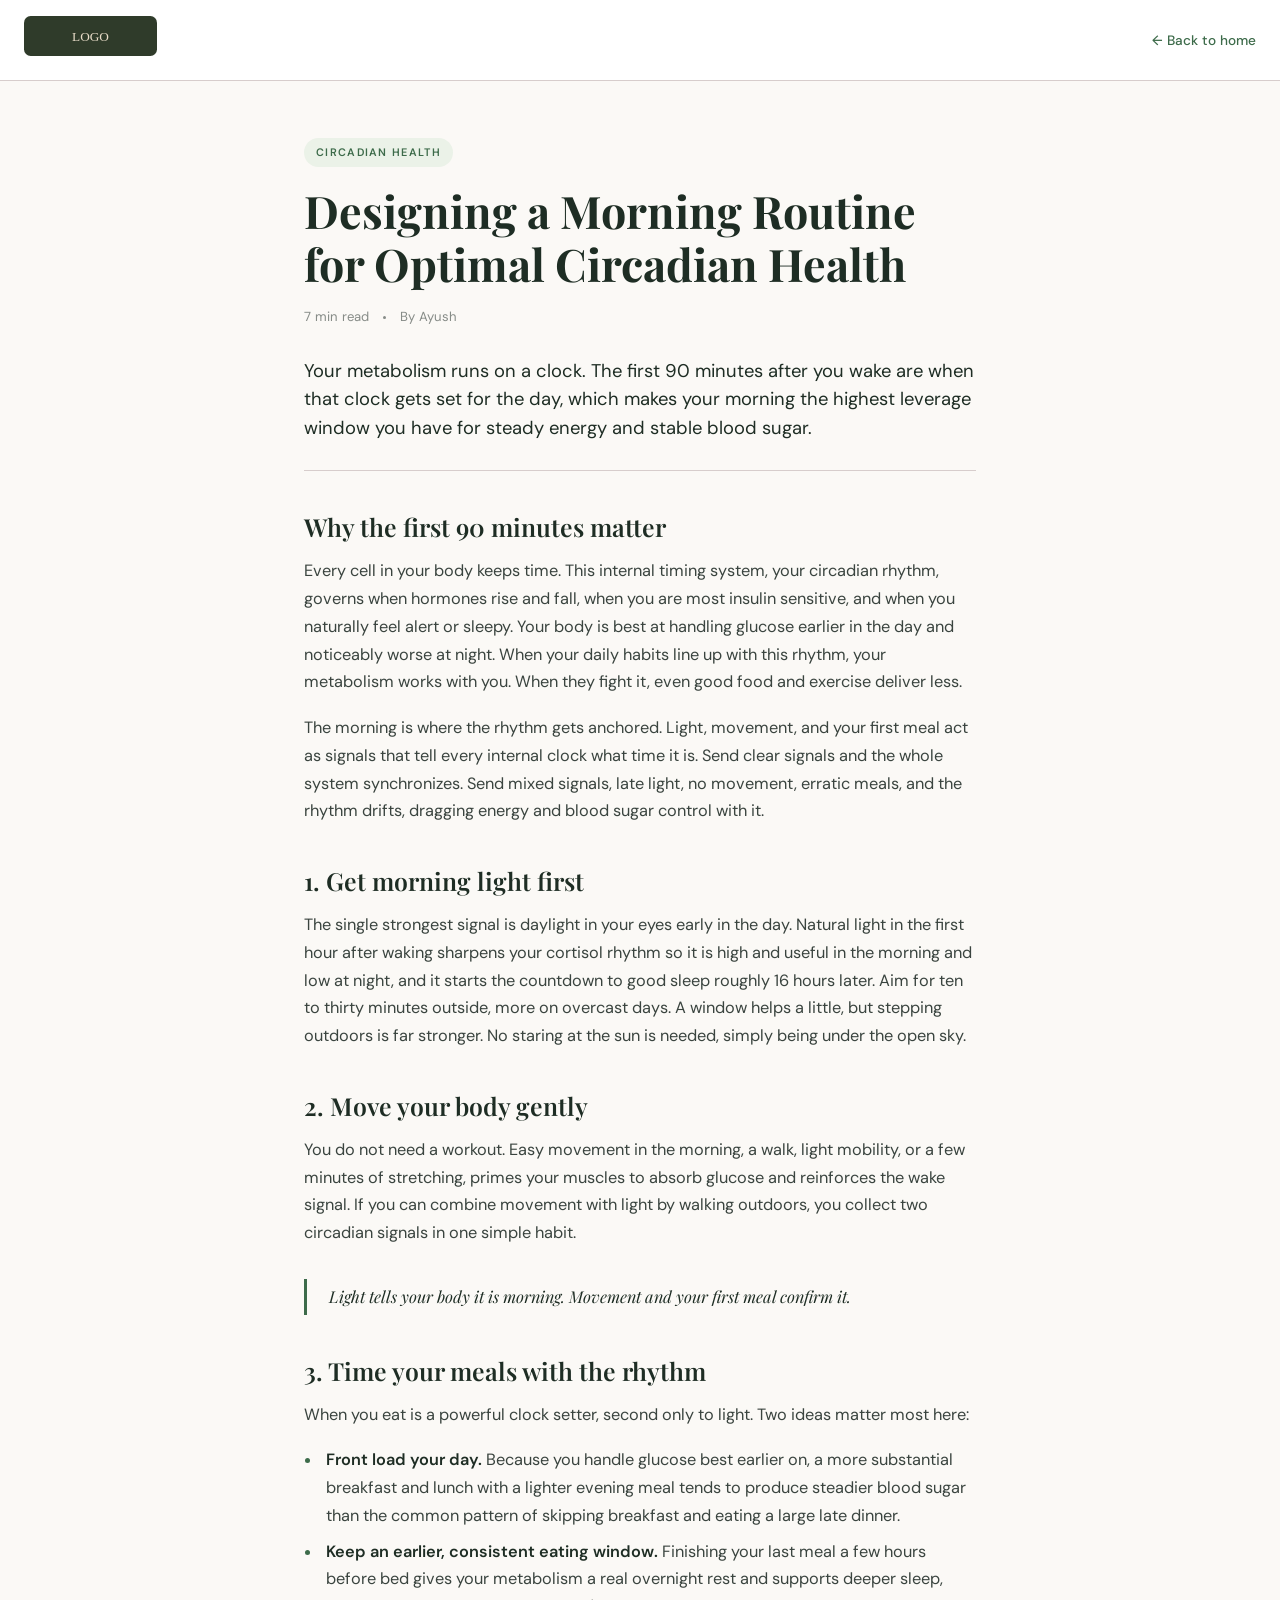
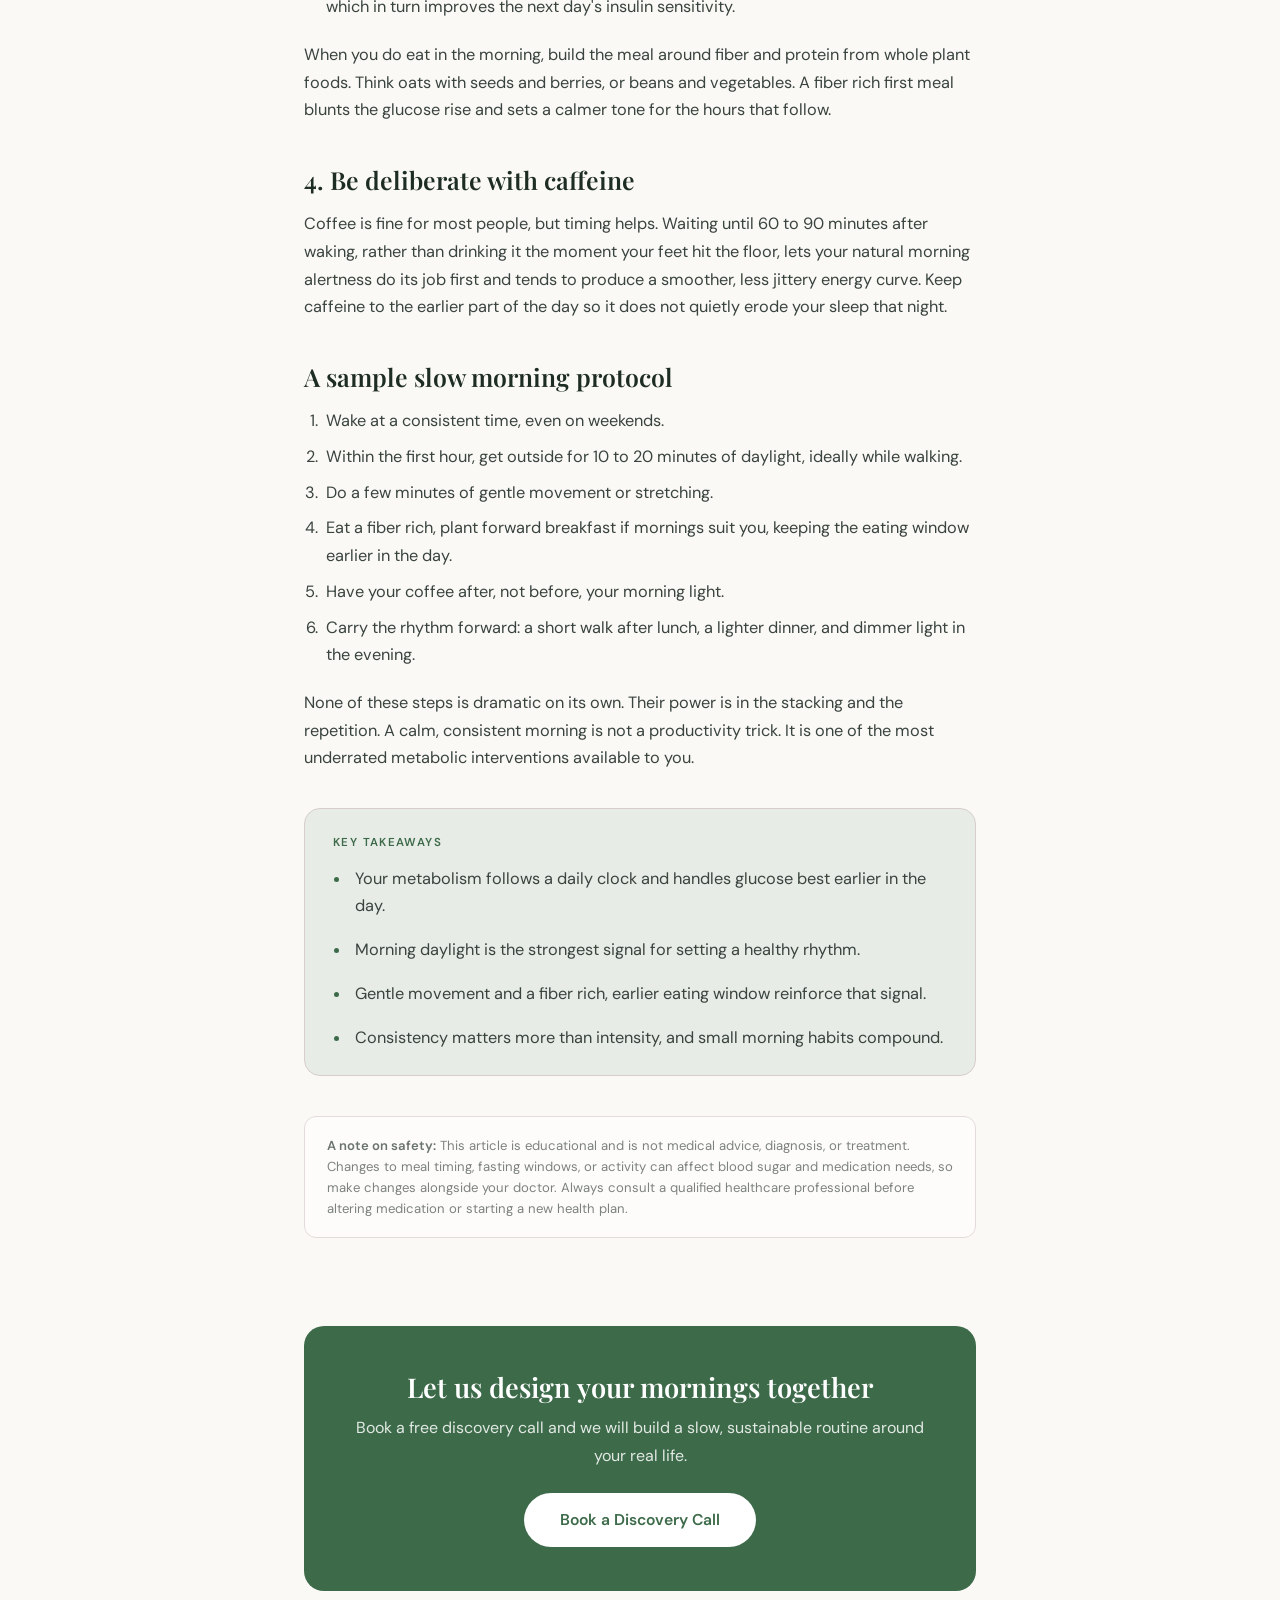
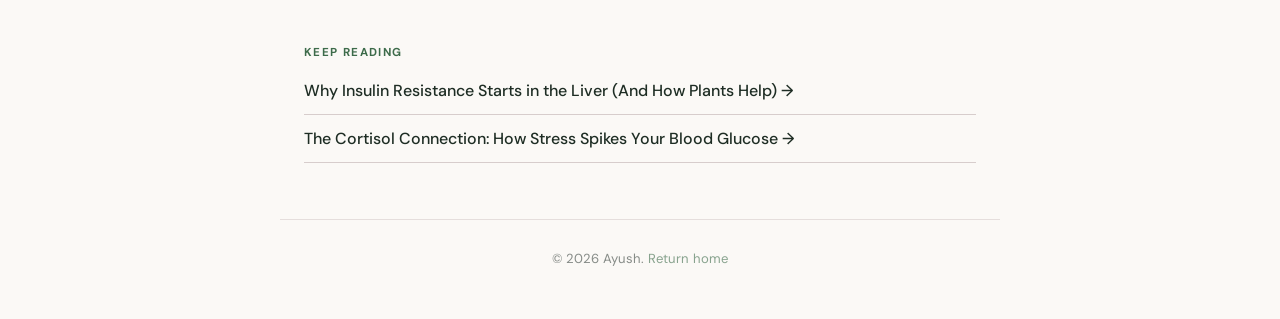
<file: article-morning-routine.html>
<!DOCTYPE html>
<html lang="en">
<head>
  <meta charset="UTF-8" />
  <meta name="viewport" content="width=device-width, initial-scale=1.0" />
  <title>Designing a Morning Routine for Optimal Circadian Health | Ayush</title>
  <meta name="description" content="The first 90 minutes of your day set your metabolic tone. A simple, science backed slow morning protocol for steadier energy and better blood sugar." />
  <link rel="icon" type="image/png" href="assets/placeholder-logo.svg" />
  <link rel="preconnect" href="https://fonts.googleapis.com" />
  <link rel="preconnect" href="https://fonts.gstatic.com" crossorigin />
  <link href="https://fonts.googleapis.com/css2?family=Playfair+Display:ital,wght@0,400;0,500;0,600;0,700;1,400&family=DM+Sans:opsz,wght@9..40,300;9..40,400;9..40,500&display=swap" rel="stylesheet" />
  <link rel="stylesheet" href="article.css" />
</head>
<body>

<div class="top-bar">
  <a href="index.html"><img src="assets/placeholder-logo.svg" alt="Ayush, Diabetes Freedom Coach" /></a>
  <a href="index.html" class="home-link">← Back to home</a>
</div>

<article class="article">
  <span class="article__eyebrow">Circadian Health</span>
  <h1 class="article__title">Designing a Morning Routine for Optimal Circadian Health</h1>
  <div class="article__meta">
    <span>7 min read</span>
    <span class="dot"></span>
    <span>By Ayush</span>
  </div>

  <p class="article__dek">Your metabolism runs on a clock. The first 90 minutes after you wake are when that clock gets set for the day, which makes your morning the highest leverage window you have for steady energy and stable blood sugar.</p>

  <div class="article__body">
    <h2>Why the first 90 minutes matter</h2>
    <p>Every cell in your body keeps time. This internal timing system, your circadian rhythm, governs when hormones rise and fall, when you are most insulin sensitive, and when you naturally feel alert or sleepy. Your body is best at handling glucose earlier in the day and noticeably worse at night. When your daily habits line up with this rhythm, your metabolism works with you. When they fight it, even good food and exercise deliver less.</p>
    <p>The morning is where the rhythm gets anchored. Light, movement, and your first meal act as signals that tell every internal clock what time it is. Send clear signals and the whole system synchronizes. Send mixed signals, late light, no movement, erratic meals, and the rhythm drifts, dragging energy and blood sugar control with it.</p>

    <h2>1. Get morning light first</h2>
    <p>The single strongest signal is daylight in your eyes early in the day. Natural light in the first hour after waking sharpens your cortisol rhythm so it is high and useful in the morning and low at night, and it starts the countdown to good sleep roughly 16 hours later. Aim for ten to thirty minutes outside, more on overcast days. A window helps a little, but stepping outdoors is far stronger. No staring at the sun is needed, simply being under the open sky.</p>

    <h2>2. Move your body gently</h2>
    <p>You do not need a workout. Easy movement in the morning, a walk, light mobility, or a few minutes of stretching, primes your muscles to absorb glucose and reinforces the wake signal. If you can combine movement with light by walking outdoors, you collect two circadian signals in one simple habit.</p>

    <p class="pullquote">Light tells your body it is morning. Movement and your first meal confirm it.</p>

    <h2>3. Time your meals with the rhythm</h2>
    <p>When you eat is a powerful clock setter, second only to light. Two ideas matter most here:</p>
    <ul>
      <li><strong>Front load your day.</strong> Because you handle glucose best earlier on, a more substantial breakfast and lunch with a lighter evening meal tends to produce steadier blood sugar than the common pattern of skipping breakfast and eating a large late dinner.</li>
      <li><strong>Keep an earlier, consistent eating window.</strong> Finishing your last meal a few hours before bed gives your metabolism a real overnight rest and supports deeper sleep, which in turn improves the next day's insulin sensitivity.</li>
    </ul>
    <p>When you do eat in the morning, build the meal around fiber and protein from whole plant foods. Think oats with seeds and berries, or beans and vegetables. A fiber rich first meal blunts the glucose rise and sets a calmer tone for the hours that follow.</p>

    <h2>4. Be deliberate with caffeine</h2>
    <p>Coffee is fine for most people, but timing helps. Waiting until 60 to 90 minutes after waking, rather than drinking it the moment your feet hit the floor, lets your natural morning alertness do its job first and tends to produce a smoother, less jittery energy curve. Keep caffeine to the earlier part of the day so it does not quietly erode your sleep that night.</p>

    <h2>A sample slow morning protocol</h2>
    <ol>
      <li>Wake at a consistent time, even on weekends.</li>
      <li>Within the first hour, get outside for 10 to 20 minutes of daylight, ideally while walking.</li>
      <li>Do a few minutes of gentle movement or stretching.</li>
      <li>Eat a fiber rich, plant forward breakfast if mornings suit you, keeping the eating window earlier in the day.</li>
      <li>Have your coffee after, not before, your morning light.</li>
      <li>Carry the rhythm forward: a short walk after lunch, a lighter dinner, and dimmer light in the evening.</li>
    </ol>
    <p>None of these steps is dramatic on its own. Their power is in the stacking and the repetition. A calm, consistent morning is not a productivity trick. It is one of the most underrated metabolic interventions available to you.</p>

    <div class="takeaways">
      <h3>Key takeaways</h3>
      <ul>
        <li>Your metabolism follows a daily clock and handles glucose best earlier in the day.</li>
        <li>Morning daylight is the strongest signal for setting a healthy rhythm.</li>
        <li>Gentle movement and a fiber rich, earlier eating window reinforce that signal.</li>
        <li>Consistency matters more than intensity, and small morning habits compound.</li>
      </ul>
    </div>

    <div class="disclaimer">
      <strong>A note on safety:</strong> This article is educational and is not medical advice, diagnosis, or treatment. Changes to meal timing, fasting windows, or activity can affect blood sugar and medication needs, so make changes alongside your doctor. Always consult a qualified healthcare professional before altering medication or starting a new health plan.
    </div>
  </div>
</article>

<section class="article-cta">
  <div class="article-cta__inner">
    <h2>Let us design your mornings together</h2>
    <p>Book a free discovery call and we will build a slow, sustainable routine around your real life.</p>
    <a href="register.html" class="article-cta__btn">Book a Discovery Call</a>
  </div>
</section>

<section class="more">
  <h3>Keep reading</h3>
  <div class="more__links">
    <a href="article-insulin-resistance.html">Why Insulin Resistance Starts in the Liver (And How Plants Help) →</a>
    <a href="article-cortisol-blood-sugar.html">The Cortisol Connection: How Stress Spikes Your Blood Glucose →</a>
  </div>
</section>

<footer class="article-footer">
  © 2026 Ayush. <a href="index.html">Return home</a>
</footer>

</body>
</html>
</file>
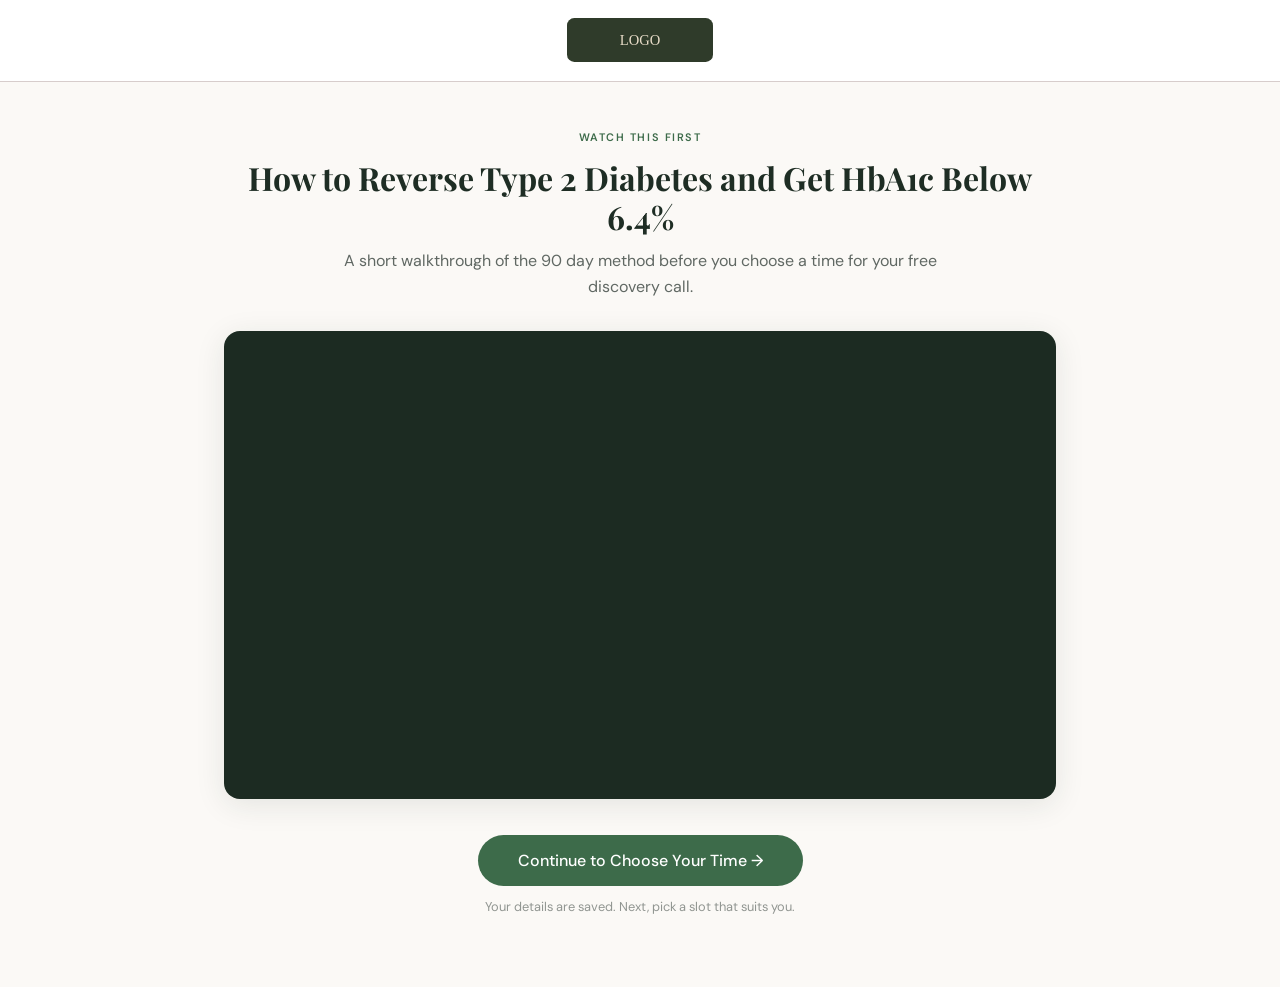
<file: video.html>
<!DOCTYPE html>
<html lang="en">
<head>
  <meta charset="UTF-8" />
  <meta name="viewport" content="width=device-width, initial-scale=1.0" />
  <title>Watch This Before Your Call | Ayush</title>
  <link rel="icon" type="image/png" href="assets/placeholder-logo.svg" />
  <link rel="preconnect" href="https://fonts.googleapis.com" />
  <link rel="preconnect" href="https://fonts.gstatic.com" crossorigin />
  <link href="https://fonts.googleapis.com/css2?family=Playfair+Display:wght@400;500;600;700&family=DM+Sans:opsz,wght@9..40,300;9..40,400;9..40,500&display=swap" rel="stylesheet" />
  <link rel="preconnect" href="https://fast.wistia.net" crossorigin />

  <style>
    :root {
      --bg:          #FBF9F6;
      --text-h:      #1E2D24;
      --text-b:      #3A443F;
      --green:       #3D6B4A;
      --border:      #D7CDCC;
      --white:       #FFFFFF;
      --serif:       'Playfair Display', Georgia, serif;
      --sans:        'DM Sans', system-ui, sans-serif;
      --shadow:      0 6px 30px rgba(30,45,36,.10);
    }

    *, *::before, *::after { box-sizing: border-box; margin: 0; padding: 0; }

    body {
      font-family: var(--sans);
      background: var(--bg);
      color: var(--text-b);
      min-height: 100vh;
    }

    /* Logo bar */
    .top-bar {
      text-align: center;
      padding: 18px 24px 14px;
      border-bottom: 1px solid var(--border);
      background: var(--white);
    }
    .top-bar img { height: 44px; mix-blend-mode: multiply; }

    .page-wrap {
      max-width: 880px;
      margin: 0 auto;
      padding: 48px 24px 72px;
      text-align: center;
    }

    .eyebrow {
      font-size: .68rem;
      font-weight: 600;
      letter-spacing: .14em;
      text-transform: uppercase;
      color: var(--green);
      margin-bottom: 14px;
    }

    .headline {
      font-family: var(--serif);
      font-size: 2rem;
      font-weight: 700;
      color: var(--text-h);
      line-height: 1.22;
      margin-bottom: 12px;
    }

    .subline {
      font-size: 1rem;
      color: var(--text-b);
      line-height: 1.6;
      opacity: .8;
      max-width: 600px;
      margin: 0 auto 32px;
    }

    /* Responsive 16:9 video frame */
    .video-frame {
      position: relative;
      width: 100%;
      aspect-ratio: 16 / 9;
      background: #1C2B22;
      border-radius: 16px;
      overflow: hidden;
      box-shadow: var(--shadow);
    }
    .video-frame iframe {
      position: absolute;
      inset: 0;
      width: 100%;
      height: 100%;
      border: none;
    }

    /* Continue button */
    .continue-row { margin-top: 36px; }
    .btn-continue {
      display: inline-block;
      padding: 15px 40px;
      background: var(--green);
      color: #fff;
      border: none;
      border-radius: 50px;
      font-family: var(--sans);
      font-size: 1rem;
      font-weight: 500;
      text-decoration: none;
      cursor: pointer;
      transition: all .3s;
    }
    .btn-continue:hover {
      background: var(--text-h);
      transform: translateY(-2px);
      box-shadow: 0 8px 24px rgba(30,45,36,.22);
    }
    .continue-note {
      font-size: .8rem;
      color: var(--text-b);
      opacity: .55;
      margin-top: 12px;
    }

    @media (max-width: 720px) {
      .page-wrap { padding: 32px 18px 56px; }
      .headline { font-size: 1.6rem; }
    }
  </style>
</head>
<body>

<!-- Logo -->
<div class="top-bar">
  <img src="assets/placeholder-logo.svg" alt="Ayush, Diabetes Freedom Coach" />
</div>

<div class="page-wrap">
  <p class="eyebrow">Watch this first</p>
  <h1 class="headline">How to Reverse Type 2 Diabetes and Get HbA1c Below 6.4%</h1>
  <p class="subline">A short walkthrough of the 90 day method before you choose a time for your free discovery call.</p>

  <!-- Wistia video (media id: ecqmz3y2zi) -->
  <div class="video-frame">
    <iframe
      src="https://fast.wistia.net/embed/iframe/ecqmz3y2zi?seo=true&videoFoam=false&playerColor=3D6B4A"
      title="How to Reverse Type 2 Diabetes and Get HbA1c Below 6.4%"
      allow="autoplay; fullscreen"
      allowtransparency="true"
      frameborder="0"
      scrolling="no"
      class="wistia_embed"
      name="wistia_embed"
      allowfullscreen></iframe>
  </div>

  <div class="continue-row">
    <a href="book.html" class="btn-continue">Continue to Choose Your Time →</a>
    <p class="continue-note">Your details are saved. Next, pick a slot that suits you.</p>
  </div>
</div>

</body>
</html>
</file>
<file: style.css>
/* =============================================
   DESIGN TOKENS
   ============================================= */
:root {
  --bg-primary: #FBF9F6;
  --bg-accent: #E8ECE7;
  --text-heading: #1E2D24;
  --text-body: #3A443F;
  --accent-border: #D7CDCC;
  --accent-green: #3D6B4A;
  --accent-green-light: #5A8A66;
  --accent-green-muted: #C8D5C0;
  --white: #FFFFFF;
  --shadow-sm: 0 2px 12px rgba(30, 45, 36, 0.07);
  --shadow-md: 0 6px 30px rgba(30, 45, 36, 0.10);
  --shadow-lg: 0 20px 60px rgba(30, 45, 36, 0.12);
  --radius-sm: 8px;
  --radius-md: 16px;
  --radius-lg: 24px;
  --font-serif: 'Playfair Display', Georgia, serif;
  --font-sans: 'DM Sans', system-ui, sans-serif;
  --nav-h: 72px;
  --section-pad: 120px;
}

/* =============================================
   RESET & BASE
   ============================================= */
*, *::before, *::after { box-sizing: border-box; margin: 0; padding: 0; }

html {
  scroll-behavior: smooth;
  -webkit-font-smoothing: antialiased;
}

body {
  font-family: var(--font-sans);
  background: var(--bg-primary);
  color: var(--text-body);
  font-size: 16px;
  line-height: 1.7;
  overflow-x: hidden;
}

img, svg { display: block; max-width: 100%; }
a { color: inherit; text-decoration: none; }
button { cursor: pointer; border: none; background: none; font-family: inherit; }

/* =============================================
   UTILITIES
   ============================================= */
.container {
  max-width: 1120px;
  margin: 0 auto;
  padding: 0 40px;
}

.section-header {
  text-align: center;
  max-width: 700px;
  margin: 0 auto 72px;
}

.section-title {
  font-family: var(--font-serif);
  font-size: clamp(1.9rem, 3vw, 2.7rem);
  font-weight: 500;
  color: var(--text-heading);
  line-height: 1.25;
  margin-bottom: 16px;
  letter-spacing: -0.01em;
}

.section-sub {
  font-size: 1.05rem;
  color: var(--text-body);
  opacity: 0.8;
  font-weight: 300;
}

/* =============================================
   BUTTONS
   ============================================= */
.btn {
  display: inline-flex;
  align-items: center;
  gap: 8px;
  font-family: var(--font-sans);
  font-weight: 500;
  font-size: 0.92rem;
  letter-spacing: 0.02em;
  padding: 13px 28px;
  border-radius: 50px;
  transition: all 0.3s cubic-bezier(0.4, 0, 0.2, 1);
  white-space: nowrap;
}

.btn--primary {
  background: var(--text-heading);
  color: var(--white);
  border: 1.5px solid var(--text-heading);
}

.btn--primary:hover {
  background: var(--accent-green);
  border-color: var(--accent-green);
  transform: translateY(-2px);
  box-shadow: 0 8px 24px rgba(30, 45, 36, 0.22);
}

.btn--outline {
  background: transparent;
  color: var(--text-heading);
  border: 1.5px solid var(--text-heading);
}

.btn--outline:hover {
  background: var(--text-heading);
  color: var(--white);
  transform: translateY(-2px);
}

.btn--sm { padding: 9px 20px; font-size: 0.85rem; }
.btn--lg { padding: 16px 36px; font-size: 1rem; }

/* =============================================
   SCROLL ANIMATIONS
   ============================================= */
.fade-up {
  opacity: 0;
  transform: translateY(36px);
  transition: opacity 0.75s cubic-bezier(0.4, 0, 0.2, 1),
              transform 0.75s cubic-bezier(0.4, 0, 0.2, 1);
}

.fade-up--delay { transition-delay: 0.18s; }
.fade-up--delay-2 { transition-delay: 0.32s; }

.fade-up.is-visible {
  opacity: 1;
  transform: translateY(0);
}

/* =============================================
   NAVIGATION
   ============================================= */
.nav {
  position: fixed;
  top: 0; left: 0; right: 0;
  height: var(--nav-h);
  z-index: 100;
  transition: background 0.4s, box-shadow 0.4s;
}

.nav.scrolled {
  background: rgba(251, 249, 246, 0.94);
  backdrop-filter: blur(12px);
  -webkit-backdrop-filter: blur(12px);
  box-shadow: 0 1px 0 var(--accent-border);
}

.nav__inner {
  max-width: 1120px;
  margin: 0 auto;
  padding: 0 40px;
  height: 100%;
  display: flex;
  align-items: center;
  gap: 40px;
}

.nav__logo {
  flex-shrink: 0;
  display: flex;
  align-items: center;
}

.nav__logo-img {
  height: 48px;
  width: auto;
  mix-blend-mode: multiply;
  display: block;
}

.nav__links {
  display: flex;
  align-items: center;
  gap: 32px;
  margin-left: auto;
}

.nav__links a {
  font-size: 0.88rem;
  font-weight: 400;
  color: var(--text-body);
  letter-spacing: 0.01em;
  transition: color 0.2s;
  opacity: 0.75;
}

.nav__links a:hover { opacity: 1; color: var(--text-heading); }

/* =============================================
   HERO
   ============================================= */
.hero {
  min-height: 100vh;
  padding-top: var(--nav-h);
  display: flex;
  flex-direction: column;
  justify-content: center;
  position: relative;
  overflow: hidden;
}

.hero::before {
  content: '';
  position: absolute;
  top: -120px; right: -80px;
  width: 600px; height: 600px;
  border-radius: 50%;
  background: radial-gradient(circle, #E8ECE7 0%, transparent 70%);
  pointer-events: none;
}

.hero::after {
  content: '';
  position: absolute;
  bottom: -80px; left: -60px;
  width: 400px; height: 400px;
  border-radius: 50%;
  background: radial-gradient(circle, #D7CDCC44 0%, transparent 70%);
  pointer-events: none;
}

.hero__grid {
  max-width: 1120px;
  margin: 0 auto;
  padding: 80px 40px;
  display: grid;
  grid-template-columns: 1fr 1fr;
  gap: 80px;
  align-items: center;
  width: 100%;
}

.hero__eyebrow {
  display: inline-block;
  font-size: 0.78rem;
  font-weight: 500;
  letter-spacing: 0.12em;
  text-transform: uppercase;
  color: var(--accent-green);
  margin-bottom: 20px;
  padding: 6px 14px;
  border: 1px solid var(--accent-green-muted);
  border-radius: 50px;
  background: rgba(200, 213, 192, 0.25);
}

.hero__headline {
  font-family: var(--font-serif);
  font-size: clamp(2.2rem, 3.8vw, 3.4rem);
  font-weight: 500;
  color: var(--text-heading);
  line-height: 1.18;
  letter-spacing: -0.02em;
  margin-bottom: 22px;
}

.hero__sub {
  font-size: 1.05rem;
  color: var(--text-body);
  font-weight: 300;
  line-height: 1.75;
  margin-bottom: 36px;
  max-width: 520px;
}

.hero__actions {
  display: flex;
  flex-wrap: wrap;
  gap: 14px;
  margin-bottom: 48px;
}

.hero__trust {
  display: flex;
  align-items: center;
  gap: 28px;
}

.hero__trust-item {
  display: flex;
  flex-direction: column;
  gap: 2px;
}

.hero__trust-num {
  font-family: var(--font-serif);
  font-size: 1.5rem;
  font-weight: 600;
  color: var(--text-heading);
  line-height: 1;
}

.hero__trust-label {
  font-size: 0.75rem;
  color: var(--text-body);
  opacity: 0.65;
  letter-spacing: 0.02em;
}

.hero__trust-divider {
  width: 1px;
  height: 36px;
  background: var(--accent-border);
}

/* Hero Image */
.hero__image-wrap {
  display: flex;
  justify-content: center;
  align-items: center;
}

.hero__image-frame {
  position: relative;
  width: 100%;
  max-width: 460px;
}

.hero__image-placeholder {
  border-radius: var(--radius-lg);
  aspect-ratio: 4/5;
  overflow: hidden;
  border: 1px solid var(--accent-border);
}

.hero__photo {
  width: 100%;
  height: 100%;
  object-fit: cover;
  object-position: center top;
  display: block;
}

.hero__image-inner {
  display: flex;
  flex-direction: column;
  align-items: center;
  gap: 12px;
}

.hero__portrait-svg {
  width: 160px;
  opacity: 0.6;
}

.hero__image-label {
  font-size: 0.82rem;
  color: var(--text-body);
  opacity: 0.5;
  font-style: italic;
}

.hero__image-tag {
  position: absolute;
  bottom: 24px;
  left: -20px;
  background: var(--bg-primary);
  border: 1px solid var(--accent-border);
  border-radius: 50px;
  padding: 8px 18px;
  font-size: 0.78rem;
  color: var(--text-heading);
  letter-spacing: 0.05em;
  box-shadow: var(--shadow-sm);
}

/* Scroll Hint */
.hero__scroll-hint {
  position: absolute;
  bottom: 16px;
  left: 50%;
  transform: translateX(-50%);
  display: flex;
  flex-direction: column;
  align-items: center;
  gap: 10px;
  opacity: 0.5;
}

.hero__scroll-hint span {
  font-size: 0.72rem;
  letter-spacing: 0.1em;
  text-transform: uppercase;
  color: var(--text-body);
}

.hero__scroll-line {
  width: 1px;
  height: 40px;
  background: linear-gradient(to bottom, var(--text-heading), transparent);
  animation: scrollPulse 2s ease-in-out infinite;
}

@keyframes scrollPulse {
  0%, 100% { opacity: 0.4; transform: scaleY(1); }
  50% { opacity: 0.9; transform: scaleY(1.2); }
}

/* =============================================
   PROBLEM SECTION
   ============================================= */
.problem {
  padding: var(--section-pad) 0;
  background: var(--bg-primary);
}

.problem__grid {
  display: grid;
  grid-template-columns: repeat(auto-fit, minmax(280px, 1fr));
  gap: 20px;
  margin-bottom: 56px;
}

.problem__card {
  background: var(--white);
  border: 1px solid var(--accent-border);
  border-radius: var(--radius-md);
  padding: 28px 28px 28px;
  transition: transform 0.3s ease, box-shadow 0.3s ease;
}

.problem__card:hover {
  transform: translateY(-4px);
  box-shadow: var(--shadow-md);
}

.problem__icon {
  width: 44px;
  height: 44px;
  color: var(--accent-green);
  margin-bottom: 16px;
}

.problem__card h3 {
  font-family: var(--font-serif);
  font-size: 1.05rem;
  font-weight: 600;
  color: var(--text-heading);
  margin-bottom: 8px;
}

.problem__card p {
  font-size: 0.9rem;
  line-height: 1.6;
  color: var(--text-body);
  opacity: 0.8;
}

.problem__truth {
  max-width: 800px;
  margin: 0 auto;
}

.problem__truth-inner {
  background: var(--bg-accent);
  border-left: 3px solid var(--accent-green);
  border-radius: 0 var(--radius-md) var(--radius-md) 0;
  padding: 36px 48px;
}

.problem__truth-label {
  display: block;
  font-size: 0.72rem;
  font-weight: 500;
  letter-spacing: 0.12em;
  text-transform: uppercase;
  color: var(--accent-green);
  margin-bottom: 12px;
}

.problem__truth-inner p {
  font-family: var(--font-serif);
  font-size: 1.15rem;
  font-style: italic;
  color: var(--text-heading);
  line-height: 1.7;
}

/* =============================================
   PILLARS SECTION
   ============================================= */
.pillars {
  padding: var(--section-pad) 0;
  background: var(--text-heading);
  position: relative;
  overflow: hidden;
}

.pillars::before {
  content: '';
  position: absolute;
  inset: 0;
  background: radial-gradient(ellipse at 80% 50%, rgba(90, 138, 102, 0.15) 0%, transparent 60%);
  pointer-events: none;
}

.pillars .section-header .section-title,
.pillars .section-header .section-sub {
  color: rgba(251, 249, 246, 0.9);
}

.pillars .section-header .section-sub {
  color: rgba(251, 249, 246, 0.6);
}

.pillars__slider {
  position: relative;
  overflow: hidden;
  margin: 0 -40px;
  padding: 0 40px;
}

.pillars__track {
  display: flex;
  gap: 24px;
  transition: transform 0.55s cubic-bezier(0.4, 0, 0.2, 1);
  will-change: transform;
}

.pillars__card {
  flex: 0 0 calc(33.333% - 16px);
  background: rgba(251, 249, 246, 0.06);
  border: 1px solid rgba(251, 249, 246, 0.12);
  border-radius: var(--radius-md);
  padding: 40px 36px;
  transition: all 0.4s ease;
  position: relative;
  overflow: hidden;
}

.pillars__card::before {
  content: '';
  position: absolute;
  inset: 0;
  background: linear-gradient(135deg, rgba(90, 138, 102, 0.1), transparent);
  opacity: 0;
  transition: opacity 0.3s;
}

.pillars__card--active,
.pillars__card:hover {
  background: rgba(251, 249, 246, 0.1);
  border-color: rgba(200, 213, 192, 0.4);
  transform: translateY(-4px);
}

.pillars__card--active::before,
.pillars__card:hover::before { opacity: 1; }

.pillars__card-icon {
  font-size: 2rem;
  margin-bottom: 12px;
}

.pillars__card-num {
  font-size: 0.7rem;
  font-weight: 500;
  letter-spacing: 0.14em;
  color: rgba(200, 213, 192, 0.6);
  text-transform: uppercase;
  margin-bottom: 16px;
}

.pillars__card h3 {
  font-family: var(--font-serif);
  font-size: 1.2rem;
  font-weight: 500;
  color: rgba(251, 249, 246, 0.95);
  margin-bottom: 12px;
  line-height: 1.3;
}

.pillars__card p {
  font-size: 0.9rem;
  color: rgba(251, 249, 246, 0.65);
  line-height: 1.7;
}

.pillars__dots {
  display: flex;
  justify-content: center;
  gap: 8px;
  margin-top: 36px;
}

.pillars__dot {
  width: 8px;
  height: 8px;
  border-radius: 50%;
  background: rgba(251, 249, 246, 0.25);
  transition: all 0.3s;
  padding: 0;
}

.pillars__dot--active {
  background: rgba(200, 213, 192, 0.8);
  width: 24px;
  border-radius: 4px;
}

.pillars__nav {
  display: flex;
  justify-content: center;
  gap: 12px;
  margin-top: 20px;
}

.pillars__btn {
  width: 44px;
  height: 44px;
  border-radius: 50%;
  border: 1px solid rgba(251, 249, 246, 0.2);
  display: flex;
  align-items: center;
  justify-content: center;
  color: rgba(251, 249, 246, 0.7);
  transition: all 0.2s;
}

.pillars__btn:hover {
  background: rgba(251, 249, 246, 0.1);
  border-color: rgba(200, 213, 192, 0.5);
  color: rgba(251, 249, 246, 0.95);
}

.pillars__btn svg { width: 18px; height: 18px; }

/* =============================================
   OFFER SECTION
   ============================================= */
.offer {
  padding: var(--section-pad) 0;
  background: var(--bg-primary);
}

.offer__wrap {
  max-width: 760px;
  margin: 0 auto;
  text-align: center;
}

.offer__eyebrow {
  display: inline-block;
  font-size: 0.78rem;
  font-weight: 500;
  letter-spacing: 0.12em;
  text-transform: uppercase;
  color: var(--accent-green);
  margin-bottom: 16px;
}

.offer__title {
  font-family: var(--font-serif);
  font-size: clamp(1.8rem, 3vw, 2.5rem);
  font-weight: 500;
  color: var(--text-heading);
  line-height: 1.25;
  margin-bottom: 16px;
  letter-spacing: -0.01em;
}

.offer__sub {
  font-size: 1.05rem;
  color: var(--text-body);
  font-weight: 300;
  margin-bottom: 56px;
}

.offer__items {
  display: flex;
  flex-direction: column;
  gap: 0;
  text-align: left;
  margin-bottom: 56px;
  border: 1px solid var(--accent-border);
  border-radius: var(--radius-lg);
  overflow: hidden;
  background: var(--white);
  box-shadow: var(--shadow-sm);
}

.offer__item {
  display: flex;
  align-items: flex-start;
  gap: 20px;
  padding: 28px 32px;
  border-bottom: 1px solid var(--accent-border);
  transition: background 0.2s;
}

.offer__item:last-child { border-bottom: none; }
.offer__item:hover { background: rgba(232, 236, 231, 0.35); }

.offer__item-icon {
  width: 40px;
  height: 40px;
  flex-shrink: 0;
  color: var(--accent-green);
  margin-top: 2px;
}

.offer__item-icon svg { width: 100%; height: 100%; }

.offer__item h4 {
  font-family: var(--font-serif);
  font-size: 1.05rem;
  font-weight: 600;
  color: var(--text-heading);
  margin-bottom: 4px;
}

.offer__item p {
  font-size: 0.9rem;
  color: var(--text-body);
  opacity: 0.75;
  line-height: 1.6;
}

.offer__cta {
  display: flex;
  flex-direction: column;
  align-items: center;
  gap: 12px;
}

.offer__cta-note {
  font-size: 0.83rem;
  color: var(--text-body);
  opacity: 0.55;
  font-style: italic;
}

/* =============================================
   ABOUT SECTION
   ============================================= */
.about {
  padding: var(--section-pad) 0;
  background: var(--bg-accent);
}

.about__grid {
  display: grid;
  grid-template-columns: 5fr 7fr;
  gap: 80px;
  align-items: start;
}

.about__image-frame {
  position: relative;
}

.about__image-placeholder {
  border-radius: var(--radius-lg);
  aspect-ratio: 4/5;
  overflow: hidden;
  border: 1px solid var(--accent-border);
}

.about__photo {
  width: 100%;
  height: 100%;
  object-fit: cover;
  object-position: center top;
  display: block;
}

.about__image-tag {
  position: absolute;
  bottom: -16px;
  right: -16px;
  background: var(--white);
  border: 1px solid var(--accent-border);
  border-radius: 50px;
  padding: 8px 20px;
  font-size: 0.78rem;
  color: var(--text-heading);
  letter-spacing: 0.04em;
  box-shadow: var(--shadow-sm);
}

.about__content-col h2 {
  font-family: var(--font-serif);
  font-size: clamp(1.7rem, 2.5vw, 2.2rem);
  font-weight: 500;
  color: var(--text-heading);
  line-height: 1.3;
  margin-bottom: 28px;
  letter-spacing: -0.01em;
}

.about__name {
  font-family: 'Sacramento', cursive;
  font-style: normal;
  font-size: 1.45em;
  color: var(--accent-green);
  font-weight: 400;
  letter-spacing: 0.02em;
}

.about__body {
  display: flex;
  flex-direction: column;
  gap: 16px;
  margin-bottom: 32px;
}

.about__hook {
  font-size: 1.05rem;
  font-style: italic;
  color: var(--text-heading);
  padding-left: 20px;
  border-left: 2px solid var(--accent-green-muted);
  line-height: 1.7;
}

.about__body p {
  font-size: 0.95rem;
  line-height: 1.75;
}

.about__badges {
  display: flex;
  flex-wrap: wrap;
  gap: 10px;
}

.about__badges span {
  font-size: 0.78rem;
  font-weight: 500;
  letter-spacing: 0.06em;
  padding: 6px 14px;
  border: 1px solid var(--accent-border);
  border-radius: 50px;
  color: var(--text-heading);
  background: var(--bg-primary);
  text-transform: uppercase;
}

/* =============================================
   INSIGHTS SECTION
   ============================================= */
.insights {
  padding: var(--section-pad) 0;
  background: var(--bg-primary);
}

.insights__grid {
  display: grid;
  grid-template-columns: repeat(3, 1fr);
  gap: 28px;
}

.insights__card {
  background: var(--white);
  border: 1px solid var(--accent-border);
  border-radius: var(--radius-md);
  padding: 32px;
  display: flex;
  flex-direction: column;
  gap: 14px;
  transition: transform 0.3s ease, box-shadow 0.3s ease;
}

.insights__card:hover {
  transform: translateY(-5px);
  box-shadow: var(--shadow-md);
}

.insights__card-meta {
  display: flex;
  align-items: center;
  justify-content: space-between;
}

.insights__tag {
  font-size: 0.72rem;
  font-weight: 500;
  letter-spacing: 0.08em;
  text-transform: uppercase;
  color: var(--accent-green);
  padding: 4px 10px;
  background: rgba(200, 213, 192, 0.3);
  border-radius: 50px;
}

.insights__read {
  font-size: 0.78rem;
  color: var(--text-body);
  opacity: 0.5;
}

.insights__card h3 {
  font-family: var(--font-serif);
  font-size: 1.1rem;
  font-weight: 600;
  color: var(--text-heading);
  line-height: 1.35;
}

.insights__card p {
  font-size: 0.88rem;
  line-height: 1.65;
  color: var(--text-body);
  opacity: 0.75;
  flex: 1;
}

.insights__link {
  font-size: 0.85rem;
  font-weight: 500;
  color: var(--accent-green);
  letter-spacing: 0.01em;
  transition: opacity 0.2s;
  margin-top: auto;
}

.insights__link:hover { opacity: 0.7; }

/* =============================================
   TESTIMONIALS
   ============================================= */
.testimonials {
  padding: var(--section-pad) 0;
  background: var(--bg-accent);
}

.testimonials__grid {
  display: grid;
  grid-template-columns: 1fr 1fr 1fr;
  gap: 24px;
  align-items: start;
}

.testimonial__card {
  background: var(--bg-primary);
  border: 1px solid var(--accent-border);
  border-radius: var(--radius-md);
  padding: 36px 32px;
  position: relative;
}

.testimonial__card--featured {
  grid-column: 1 / -1;
  display: grid;
  grid-template-columns: 80px 1fr;
  gap: 24px;
  align-items: start;
  background: var(--white);
  box-shadow: var(--shadow-md);
  padding: 48px;
}

.testimonial__quote-mark {
  font-family: var(--font-serif);
  font-size: 6rem;
  line-height: 0.7;
  color: var(--accent-green-muted);
  font-weight: 700;
  user-select: none;
}

.testimonial__card p {
  font-family: var(--font-serif);
  font-size: 1rem;
  font-style: italic;
  color: var(--text-heading);
  line-height: 1.75;
}

.testimonial__card--featured p {
  font-size: 1.15rem;
}

.testimonial__card footer {
  margin-top: 20px;
  display: flex;
  flex-direction: column;
  gap: 2px;
}

.testimonial__card--featured footer {
  margin-top: 28px;
}

.testimonial__card footer strong {
  font-size: 0.9rem;
  font-weight: 600;
  color: var(--text-heading);
  font-style: normal;
  font-family: var(--font-sans);
}

.testimonial__card footer span {
  font-size: 0.78rem;
  color: var(--text-body);
  opacity: 0.55;
}

/* =============================================
   FAQ
   ============================================= */
.faq {
  padding: var(--section-pad) 0;
  background: var(--bg-primary);
}

.faq__list {
  max-width: 760px;
  margin: 0 auto;
  display: flex;
  flex-direction: column;
  gap: 0;
  border: 1px solid var(--accent-border);
  border-radius: var(--radius-lg);
  overflow: hidden;
  background: var(--white);
  box-shadow: var(--shadow-sm);
}

.faq__item {
  border-bottom: 1px solid var(--accent-border);
}

.faq__item:last-child { border-bottom: none; }

.faq__question {
  width: 100%;
  display: flex;
  align-items: center;
  justify-content: space-between;
  gap: 20px;
  padding: 26px 32px;
  font-size: 0.98rem;
  font-weight: 500;
  color: var(--text-heading);
  text-align: left;
  transition: background 0.2s;
  font-family: var(--font-sans);
}

.faq__question:hover { background: rgba(232, 236, 231, 0.4); }
.faq__question[aria-expanded="true"] { background: rgba(232, 236, 231, 0.4); }

.faq__chevron {
  width: 20px;
  height: 20px;
  flex-shrink: 0;
  color: var(--accent-green);
  transition: transform 0.35s cubic-bezier(0.4, 0, 0.2, 1);
}

.faq__question[aria-expanded="true"] .faq__chevron {
  transform: rotate(180deg);
}

.faq__answer {
  max-height: 0;
  overflow: hidden;
  transition: max-height 0.4s cubic-bezier(0.4, 0, 0.2, 1);
}

.faq__answer p {
  padding: 0 32px 28px;
  font-size: 0.93rem;
  color: var(--text-body);
  line-height: 1.75;
  opacity: 0.85;
}

/* =============================================
   FINAL CTA
   ============================================= */
.final-cta {
  padding: var(--section-pad) 0;
  background: var(--bg-accent);
  position: relative;
  overflow: hidden;
}

.final-cta::before {
  content: '';
  position: absolute;
  top: 50%;
  left: 50%;
  transform: translate(-50%, -50%);
  width: 800px;
  height: 800px;
  border-radius: 50%;
  background: radial-gradient(circle, rgba(61, 107, 74, 0.08) 0%, transparent 70%);
  pointer-events: none;
}

.final-cta__inner {
  text-align: center;
  max-width: 700px;
  margin: 0 auto;
  position: relative;
}

.final-cta__eyebrow {
  display: inline-block;
  font-size: 0.78rem;
  font-weight: 500;
  letter-spacing: 0.12em;
  text-transform: uppercase;
  color: var(--accent-green);
  margin-bottom: 20px;
}

.final-cta__inner h2 {
  font-family: var(--font-serif);
  font-size: clamp(2rem, 3.5vw, 3rem);
  font-weight: 500;
  color: var(--text-heading);
  line-height: 1.25;
  margin-bottom: 18px;
  letter-spacing: -0.01em;
}

.final-cta__inner p {
  font-size: 1.05rem;
  color: var(--text-body);
  font-weight: 300;
  margin-bottom: 40px;
}

.final-cta__actions {
  display: flex;
  flex-wrap: wrap;
  gap: 14px;
  justify-content: center;
}

/* =============================================
   FOOTER
   ============================================= */
.footer {
  background: var(--text-heading);
  color: rgba(251, 249, 246, 0.7);
  padding: 36px 40px;
}

.footer__inner {
  max-width: 1120px;
  margin: 0 auto;
  display: flex;
  align-items: center;
  justify-content: space-between;
  flex-wrap: wrap;
  gap: 20px;
}

.footer__logo {
  font-family: var(--font-serif);
  font-size: 1rem;
  font-weight: 600;
  color: rgba(251, 249, 246, 0.9);
  display: block;
  margin-bottom: 4px;
}

.footer__brand p { font-size: 0.78rem; }

.footer__center {
  display: flex;
  align-items: center;
  gap: 10px;
  font-size: 0.78rem;
}

.footer__center a:hover { color: rgba(200, 213, 192, 0.9); }
.footer__center span { opacity: 0.4; }

.footer__social {
  display: flex;
  gap: 20px;
  font-size: 0.82rem;
}

.footer__social a:hover { color: rgba(200, 213, 192, 0.9); }

/* =============================================
   RESPONSIVE
   ============================================= */
@media (max-width: 900px) {
  :root { --section-pad: 80px; }

  .hero__grid {
    grid-template-columns: 1fr;
    gap: 48px;
    padding: 60px 24px;
    text-align: center;
  }

  .hero__sub { margin: 0 auto 36px; }
  .hero__actions { justify-content: center; }
  .hero__trust { justify-content: center; }
  .hero__image-wrap { max-width: 380px; margin: 0 auto; }
  .hero__image-frame { max-width: 380px; }

  .pillars__card { flex: 0 0 calc(50% - 12px); }

  .about__grid { grid-template-columns: 1fr; gap: 48px; }
  .about__image-frame { max-width: 380px; margin: 0 auto; }

  .insights__grid { grid-template-columns: 1fr; }
  .testimonials__grid { grid-template-columns: 1fr; }
  .testimonial__card--featured { grid-column: 1; }

  .nav__links { display: none; }

  .footer__inner { flex-direction: column; text-align: center; gap: 16px; }
}

@media (max-width: 600px) {
  .container { padding: 0 20px; }
  :root { --section-pad: 64px; }

  .section-header { margin-bottom: 48px; }
  .problem__grid { grid-template-columns: 1fr; }
  .pillars__card { flex: 0 0 calc(100% - 0px); }
  .hero__actions { flex-direction: column; align-items: stretch; }
  .btn { justify-content: center; }
  .offer__wrap { text-align: left; }
  .offer__item { padding: 22px 24px; }
  .faq__question { padding: 22px 24px; }
  .faq__answer p { padding: 0 24px 22px; }
  .problem__truth-inner { padding: 28px 28px; }
  .final-cta__inner h2 { font-size: 1.8rem; }
  .testimonial__card--featured { display: block; padding: 32px; }
}
</file>
<file: article.css>
/* ================================================================
   article.css — shared styling for the educational article pages
   (article-insulin-resistance.html, article-cortisol-blood-sugar.html,
    article-morning-routine.html). Matches the design tokens used across
   the rest of the site.
   ================================================================ */

:root {
  --bg-primary:   #FBF9F6;
  --bg-accent:    #E8ECE7;
  --text-heading: #1E2D24;
  --text-body:    #3A443F;
  --green:        #3D6B4A;
  --green-light:  #5A8A66;
  --green-pale:   #EBF2E8;
  --border:       #D7CDCC;
  --white:        #FFFFFF;
  --serif:        'Playfair Display', Georgia, serif;
  --sans:         'DM Sans', system-ui, sans-serif;
  --shadow:       0 6px 30px rgba(30,45,36,.10);
}

*, *::before, *::after { box-sizing: border-box; margin: 0; padding: 0; }

body {
  font-family: var(--sans);
  background: var(--bg-primary);
  color: var(--text-body);
  line-height: 1.7;
  -webkit-font-smoothing: antialiased;
}

/* ── Top bar ── */
.top-bar {
  display: flex;
  align-items: center;
  justify-content: space-between;
  padding: 16px 24px;
  border-bottom: 1px solid var(--border);
  background: var(--white);
  position: sticky;
  top: 0;
  z-index: 10;
}
.top-bar img { height: 40px; mix-blend-mode: multiply; }
.top-bar a.home-link {
  font-size: .85rem;
  font-weight: 500;
  color: var(--green);
  text-decoration: none;
}
.top-bar a.home-link:hover { color: var(--text-heading); }

/* ── Article layout ── */
.article {
  max-width: 720px;
  margin: 0 auto;
  padding: 56px 24px 40px;
}

.article__eyebrow {
  display: inline-block;
  font-size: .68rem;
  font-weight: 600;
  letter-spacing: .12em;
  text-transform: uppercase;
  color: var(--green);
  background: var(--green-pale);
  padding: 5px 12px;
  border-radius: 50px;
  margin-bottom: 18px;
}

.article__title {
  font-family: var(--serif);
  font-size: clamp(1.9rem, 1.3rem + 2.4vw, 2.8rem);
  font-weight: 700;
  color: var(--text-heading);
  line-height: 1.18;
  margin-bottom: 16px;
}

.article__meta {
  display: flex;
  align-items: center;
  gap: 14px;
  font-size: .82rem;
  color: var(--text-body);
  opacity: .6;
  margin-bottom: 28px;
}
.article__meta span.dot { width: 3px; height: 3px; border-radius: 50%; background: currentColor; }

.article__dek {
  font-size: 1.15rem;
  color: var(--text-heading);
  font-weight: 400;
  line-height: 1.55;
  padding-bottom: 28px;
  margin-bottom: 32px;
  border-bottom: 1px solid var(--border);
}

/* ── Prose ── */
.article__body h2 {
  font-family: var(--serif);
  font-size: 1.55rem;
  font-weight: 600;
  color: var(--text-heading);
  line-height: 1.3;
  margin: 40px 0 14px;
}
.article__body h3 {
  font-size: 1.1rem;
  font-weight: 600;
  color: var(--text-heading);
  margin: 28px 0 10px;
}
.article__body p { margin-bottom: 18px; font-size: 1.02rem; }
.article__body a { color: var(--green); text-decoration: underline; text-underline-offset: 3px; }
.article__body strong { color: var(--text-heading); font-weight: 600; }

.article__body ul, .article__body ol {
  margin: 0 0 20px 1.1rem;
  display: flex;
  flex-direction: column;
  gap: 8px;
}
.article__body li { font-size: 1.02rem; padding-left: 4px; }
.article__body ul li::marker { color: var(--green); }

/* Key-takeaways callout */
.takeaways {
  background: var(--bg-accent);
  border: 1px solid var(--border);
  border-radius: 16px;
  padding: 24px 28px;
  margin: 36px 0;
}
.takeaways h3 {
  margin: 0 0 12px;
  font-size: .72rem;
  letter-spacing: .12em;
  text-transform: uppercase;
  color: var(--green);
}
.takeaways ul { margin: 0 0 0 1.1rem; }
.takeaways li { margin-bottom: 8px; }
.takeaways li:last-child { margin-bottom: 0; }

/* Pull-quote */
.pullquote {
  font-family: var(--serif);
  font-size: 1.3rem;
  font-style: italic;
  color: var(--text-heading);
  line-height: 1.45;
  border-left: 3px solid var(--green);
  padding: 6px 0 6px 22px;
  margin: 32px 0;
}

/* Disclaimer */
.disclaimer {
  font-size: .82rem;
  color: var(--text-body);
  opacity: .65;
  line-height: 1.6;
  background: var(--white);
  border: 1px solid var(--border);
  border-radius: 12px;
  padding: 18px 22px;
  margin-top: 40px;
}
.disclaimer strong { color: var(--text-heading); }

/* ── CTA panel ── */
.article-cta {
  max-width: 720px;
  margin: 48px auto 0;
  padding: 0 24px;
}
.article-cta__inner {
  background: var(--green);
  border-radius: 20px;
  padding: 44px 36px;
  text-align: center;
  color: var(--white);
}
.article-cta__inner h2 {
  font-family: var(--serif);
  font-size: 1.7rem;
  font-weight: 600;
  line-height: 1.25;
  margin-bottom: 10px;
}
.article-cta__inner p { opacity: .85; margin-bottom: 24px; font-size: 1rem; }
.article-cta__btn {
  display: inline-block;
  background: var(--white);
  color: var(--green);
  padding: 14px 36px;
  border-radius: 50px;
  font-weight: 600;
  font-size: .98rem;
  text-decoration: none;
  transition: all .3s;
}
.article-cta__btn:hover { transform: translateY(-2px); box-shadow: 0 10px 28px rgba(30,45,36,.28); }

/* ── More articles ── */
.more {
  max-width: 720px;
  margin: 52px auto 0;
  padding: 0 24px;
}
.more h3 {
  font-size: .72rem;
  letter-spacing: .12em;
  text-transform: uppercase;
  color: var(--green);
  margin-bottom: 14px;
}
.more__links { display: flex; flex-direction: column; gap: 10px; }
.more__links a {
  color: var(--text-heading);
  text-decoration: none;
  font-weight: 500;
  border-bottom: 1px solid var(--border);
  padding-bottom: 10px;
  transition: color .2s;
}
.more__links a:hover { color: var(--green); }

/* ── Footer ── */
.article-footer {
  max-width: 720px;
  margin: 56px auto 0;
  padding: 28px 24px 48px;
  border-top: 1px solid var(--border);
  font-size: .82rem;
  color: var(--text-body);
  opacity: .6;
  text-align: center;
}
.article-footer a { color: var(--green); text-decoration: none; }
</file>
